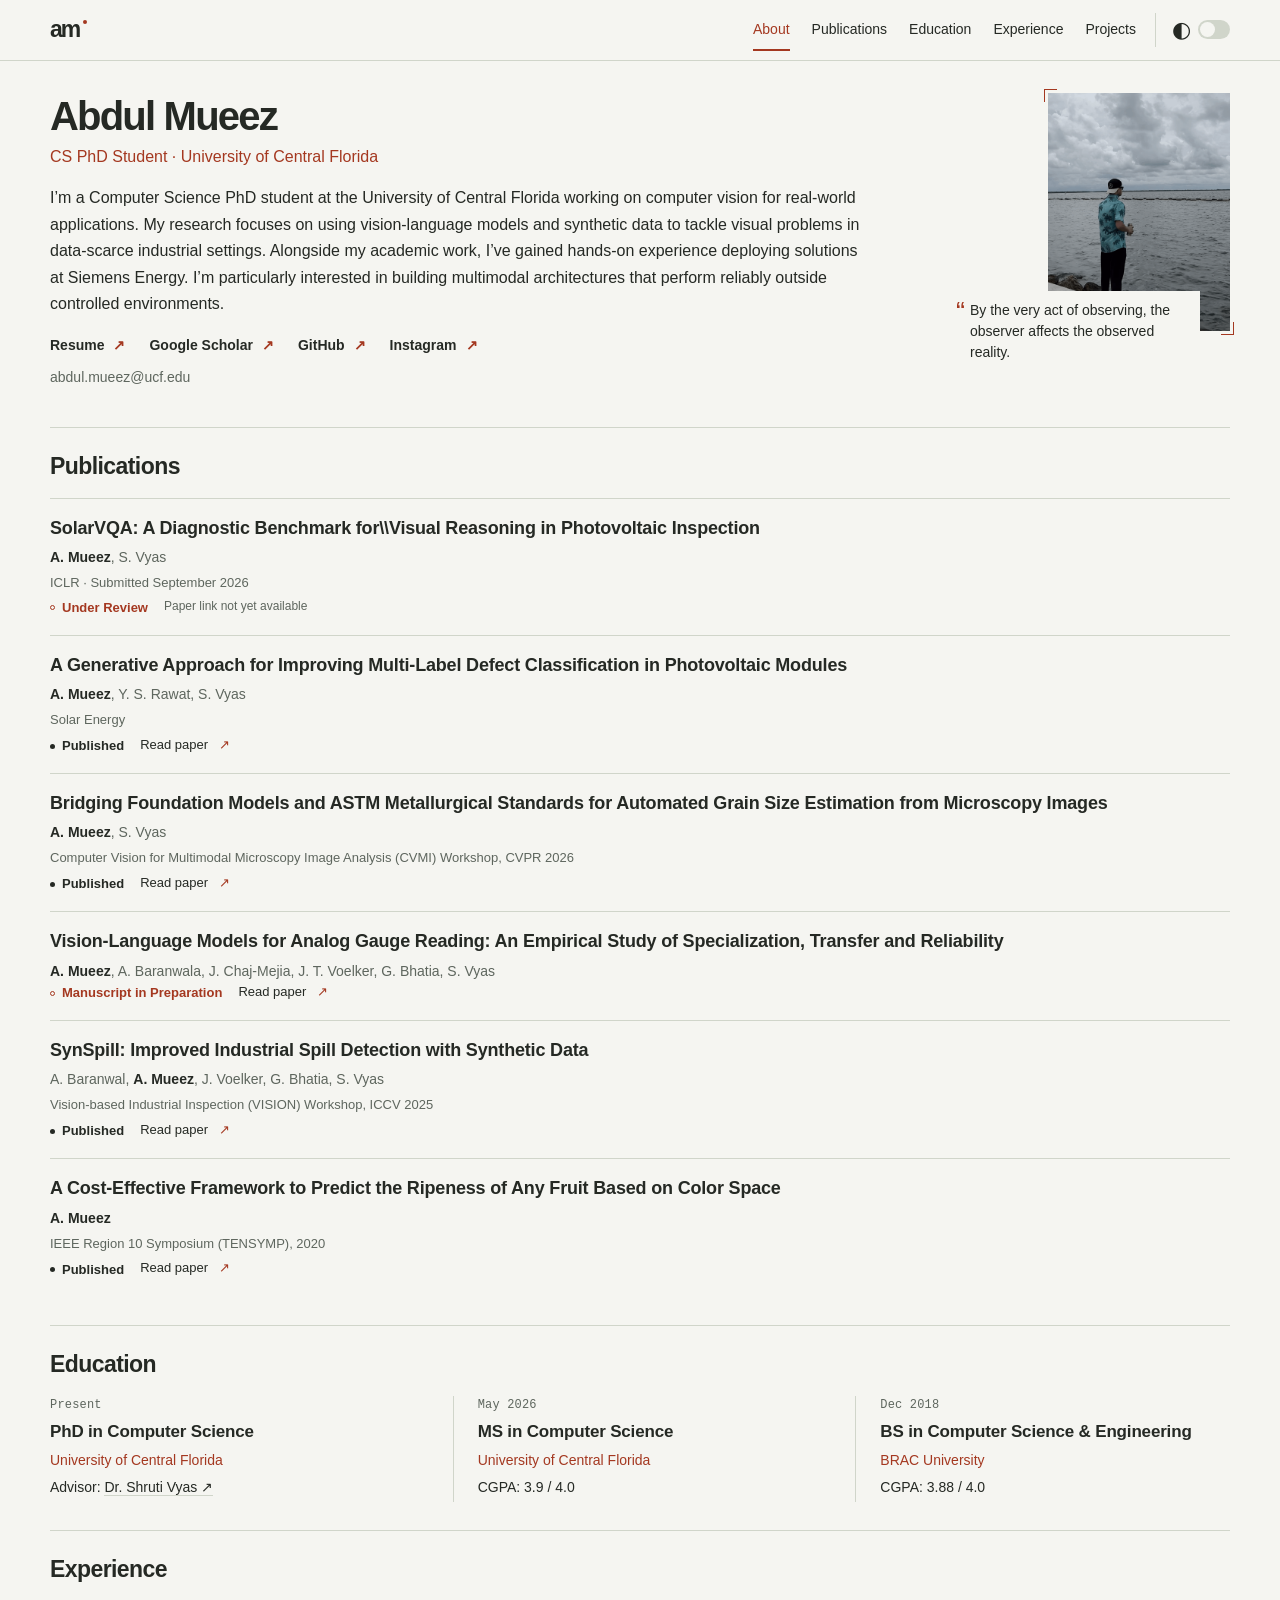
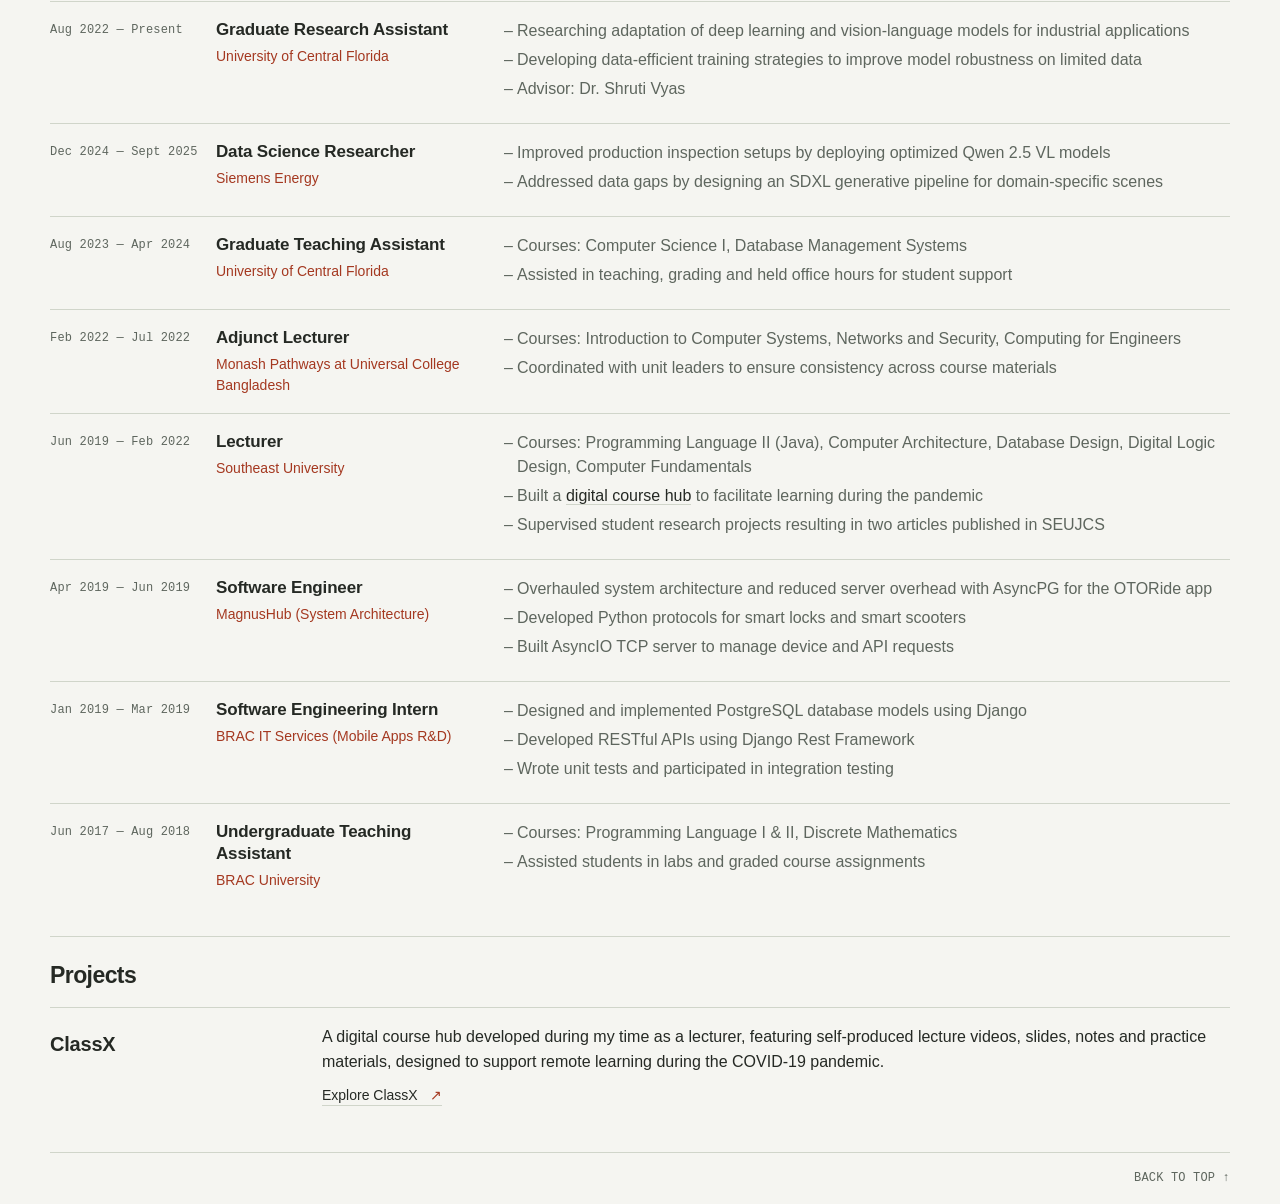
<file: index.html>
<!DOCTYPE html>
<html lang="en">
<head>
  <meta charset="utf-8">
  <meta name="viewport" content="width=device-width, initial-scale=1">
  <title>Abdul Mueez — Research &amp; Observation</title>
  <meta name="description" content="Computer Science PhD student at the University of Central Florida. Research in computer vision, vision-language models, and synthetic data for real-world applications.">
  <link rel="icon" href="favicon.svg">
  <link rel="stylesheet" href="site.css">
  <script src="site.js" defer></script>
</head>
<body>
  <a class="skip-link" href="#main">Skip to content</a>

  <header class="site-header">
    <a class="wordmark" href="#top" aria-label="Abdul Mueez, home">a<span>m</span><i aria-hidden="true"></i></a>

    <nav aria-label="Main navigation">
      <a href="#about" aria-current="location">About</a>
      <a href="#publications">Publications</a>
      <a href="#education">Education</a>
      <a href="#experience">Experience</a>
      <a href="#projects">Projects</a>
    </nav>

    <div class="theme-control">
      <span class="theme-symbol" aria-hidden="true">◐</span>
      <button class="theme-switch" type="button" role="switch" aria-checked="false" aria-label="Dark mode" data-unchecked>
        <span data-slot="switch-thumb" data-unchecked></span>
      </button>
    </div>
  </header>

  <main id="main">
    <!-- ========================================================
         ABOUT / BIO
         All portfolio information lives in this HTML file.
         Edit text, links, education, experience, publications,
         and projects directly here. site.js contains behavior only.
         ======================================================== -->
    <section class="overview" id="about" aria-labelledby="name">
      <div class="profile-summary" id="top">
        <h1 id="name">Abdul Mueez</h1>
        <p class="tagline">CS PhD Student · University of Central Florida</p>
        <p class="bio">I’m a Computer Science PhD student at the University of Central Florida working on computer vision for real-world applications. My research focuses on using vision-language models and synthetic data to tackle visual problems in data-scarce industrial settings. Alongside my academic work, I’ve gained hands-on experience deploying solutions at Siemens Energy. I’m particularly interested in building multimodal architectures that perform reliably outside controlled environments.</p>

        <div class="profile-links">
          <a href="https://drive.google.com/file/d/1GSHrQUAGy-rqQCOsKmsm3IgJxREyrs8s/view?usp=sharing" target="_blank" rel="noopener noreferrer">Resume<span aria-hidden="true">↗</span></a>
          <a href="https://scholar.google.com/citations?user=MsNFtS4AAAAJ&amp;hl=en" target="_blank" rel="noopener noreferrer">Google Scholar<span aria-hidden="true">↗</span></a>
          <a href="https://github.com/mueez-overflow" target="_blank" rel="noopener noreferrer">GitHub<span aria-hidden="true">↗</span></a>
          <a href="https://www.instagram.com/mueez.spam/" target="_blank" rel="noopener noreferrer">Instagram<span aria-hidden="true">↗</span></a>
        </div>

        <div class="profile-emails">
          <a href="mailto:abdul.mueez@ucf.edu">abdul.mueez@ucf.edu</a>
        </div>
      </div>

      <div class="observation">
        <figure class="observer-image">
          <picture>
            <img src="observer-coast.gif" width="480" height="632" fetchpriority="high" alt="A person standing on a rocky shoreline, looking out over the water beneath an overcast sky.">
          </picture>
          <span class="frame-corner tl" aria-hidden="true"></span>
          <span class="frame-corner br" aria-hidden="true"></span>
        </figure>
        <blockquote>By the very act of observing, the observer affects the observed reality.</blockquote>
      </div>
    </section>

    <!-- PUBLICATIONS -->
    <section class="publications" id="publications" aria-labelledby="publications-heading">
      <div class="section-heading">
        <h2 id="publications-heading">Publications</h2>
      </div>

      <div class="publication-list">
        <article class="publication">
          <div class="publication-body">
            <h3>SolarVQA: A Diagnostic Benchmark for\\Visual Reasoning in Photovoltaic Inspection</h3>
            <p class="authors"><strong>A. Mueez</strong>, S. Vyas</p>
            <div class="publication-meta">
              <p>ICLR · Submitted September 2026</p>
              <div class="publication-actions">
                <span class="status under-review"><i aria-hidden="true"></i>Under Review</span>
                <span class="paper-unavailable">Paper link not yet available</span>
              </div>
            </div>
          </div>
        </article>

        <article class="publication">
          <div class="publication-body">
            <h3>A Generative Approach for Improving Multi-Label Defect Classification in Photovoltaic Modules</h3>
            <p class="authors"><strong>A. Mueez</strong>, Y. S. Rawat, S. Vyas</p>
            <div class="publication-meta">
              <p>Solar Energy</p>
              <div class="publication-actions">
                <span class="status"><i aria-hidden="true"></i>Published</span>
                <a class="paper-link" href="https://www.sciencedirect.com/science/article/pii/S0038092X26006328" target="_blank" rel="noopener noreferrer">Read paper<span class="sr-only">: A Generative Approach for Improving Multi-Label Defect Classification in Photovoltaic Modules</span> <span aria-hidden="true">↗</span></a>
              </div>
            </div>
          </div>
        </article>

        <article class="publication">
          <div class="publication-body">
            <h3>Bridging Foundation Models and ASTM Metallurgical Standards for Automated Grain Size Estimation from Microscopy Images</h3>
            <p class="authors"><strong>A. Mueez</strong>, S. Vyas</p>
            <div class="publication-meta">
              <p>Computer Vision for Multimodal Microscopy Image Analysis (CVMI) Workshop, CVPR 2026</p>
              <div class="publication-actions">
                <span class="status"><i aria-hidden="true"></i>Published</span>
                <a class="paper-link" href="https://openaccess.thecvf.com/content/CVPR2026W/CVMI/papers/Mueez_Bridging_Foundation_Models_and_ASTM_Metallurgical_Standards_for_Automated_Grain_CVPRW_2026_paper.pdf" target="_blank" rel="noopener noreferrer">Read paper<span class="sr-only">: Bridging Foundation Models and ASTM Metallurgical Standards for Automated Grain Size Estimation from Microscopy Images</span> <span aria-hidden="true">↗</span></a>
              </div>
            </div>
          </div>
        </article>

        <article class="publication">
          <div class="publication-body">
            <h3>Vision-Language Models for Analog Gauge Reading: An Empirical Study of Specialization, Transfer and Reliability</h3>
            <p class="authors"><strong>A. Mueez</strong>, A. Baranwala, J. Chaj-Mejia, J. T. Voelker, G. Bhatia, S. Vyas</p>
            <!-- <div class="publication-meta">
              <p>Engineering Applications of Artificial Intelligence (EAAI) · Submitted March 2026</p> -->
              <div class="publication-actions">
                <span class="status under-review"><i aria-hidden="true"></i>Manuscript in Preparation</span>
                <a class="paper-link" href="https://arxiv.org/pdf/2608.17723" target="_blank" rel="noopener noreferrer">Read paper<span class="sr-only">: Vision-Language Models for Analog Gauge Reading: An Empirical Study of Specialization, Transfer and Reliability</span> <span aria-hidden="true">↗</span></a>
              </div>
            </div>
          </div>
        </article>

        <article class="publication">
          <div class="publication-body">
            <h3>SynSpill: Improved Industrial Spill Detection with Synthetic Data</h3>
            <p class="authors">A. Baranwal, <strong>A. Mueez</strong>, J. Voelker, G. Bhatia, S. Vyas</p>
            <div class="publication-meta">
              <p>Vision-based Industrial Inspection (VISION) Workshop, ICCV 2025</p>
              <div class="publication-actions">
                <span class="status"><i aria-hidden="true"></i>Published</span>
                <a class="paper-link" href="https://openaccess.thecvf.com/content/ICCV2025W/VISION'25/papers/Baranwal_SynSpill_Improved_Industrial_Spill_Detection_With_Synthetic_Data_ICCVW_2025_paper.pdf" target="_blank" rel="noopener noreferrer">Read paper<span class="sr-only">: SynSpill: Improved Industrial Spill Detection with Synthetic Data</span> <span aria-hidden="true">↗</span></a>
              </div>
            </div>
          </div>
        </article>

        <article class="publication">
          <div class="publication-body">
            <h3>A Cost-Effective Framework to Predict the Ripeness of Any Fruit Based on Color Space</h3>
            <p class="authors"><strong>A. Mueez</strong></p>
            <div class="publication-meta">
              <p>IEEE Region 10 Symposium (TENSYMP), 2020</p>
              <div class="publication-actions">
                <span class="status"><i aria-hidden="true"></i>Published</span>
                <a class="paper-link" href="https://ieeexplore.ieee.org/abstract/document/9231002" target="_blank" rel="noopener noreferrer">Read paper<span class="sr-only">: A Cost-Effective Framework to Predict the Ripeness of Any Fruit Based on Color Space</span> <span aria-hidden="true">↗</span></a>
              </div>
            </div>
          </div>
        </article>
      </div>
    </section>

    <!-- EDUCATION -->
    <section class="education" id="education" aria-labelledby="education-heading">
      <div class="section-heading">
        <h2 id="education-heading">Education</h2>
      </div>

      <div class="education-list">
        <article>
          <div class="degree-date mono"><span>Present</span></div>
          <h3>PhD in Computer Science</h3>
          <p class="institution">University of Central Florida</p>
          <p>Advisor: <a href="https://vyas-lab.github.io/" target="_blank" rel="noopener noreferrer">Dr. Shruti Vyas <span aria-hidden="true">↗</span></a></p>
        </article>

        <article>
          <div class="degree-date mono"><span>May 2026</span></div>
          <h3>MS in Computer Science</h3>
          <p class="institution">University of Central Florida</p>
          <p>CGPA: 3.9 / 4.0</p>
        </article>

        <article>
          <div class="degree-date mono"><span>Dec 2018</span></div>
          <h3>BS in Computer Science &amp; Engineering</h3>
          <p class="institution">BRAC University</p>
          <p>CGPA: 3.88 / 4.0</p>
        </article>
      </div>
    </section>

    <!-- EXPERIENCE -->
    <section class="experience content-section" id="experience" aria-labelledby="experience-heading">
      <div>
        <div class="experience-heading">
          <h2 id="experience-heading">Experience</h2>
        </div>

        <div class="experience-list">
          <article>
            <div class="experience-date mono">Aug 2022 — Present</div>
            <div class="experience-detail">
              <h3>Graduate Research Assistant</h3>
              <p class="organization">University of Central Florida</p>
              <ul>
                <li>Researching adaptation of deep learning and vision-language models for industrial applications</li>
                <li>Developing data-efficient training strategies to improve model robustness on limited data</li>
                <li>Advisor: Dr. Shruti Vyas</li>
              </ul>
            </div>
            <span aria-hidden="true" class="experience-index mono">01</span>
          </article>

          <article>
            <div class="experience-date mono">Dec 2024 — Sept 2025</div>
            <div class="experience-detail">
              <h3>Data Science Researcher</h3>
              <p class="organization">Siemens Energy</p>
              <ul>
                <li>Improved production inspection setups by deploying optimized Qwen 2.5 VL models</li>
                <li>Addressed data gaps by designing an SDXL generative pipeline for domain-specific scenes</li>
              </ul>
            </div>
            <span aria-hidden="true" class="experience-index mono">02</span>
          </article>

          <article>
            <div class="experience-date mono">Aug 2023 — Apr 2024</div>
            <div class="experience-detail">
              <h3>Graduate Teaching Assistant</h3>
              <p class="organization">University of Central Florida</p>
              <ul>
                <li>Courses: Computer Science I, Database Management Systems</li>
                <li>Assisted in teaching, grading and held office hours for student support</li>
              </ul>
            </div>
            <span aria-hidden="true" class="experience-index mono">03</span>
          </article>

          <article>
            <div class="experience-date mono">Feb 2022 — Jul 2022</div>
            <div class="experience-detail">
              <h3>Adjunct Lecturer</h3>
              <p class="organization">Monash Pathways at Universal College Bangladesh</p>
              <ul>
                <li>Courses: Introduction to Computer Systems, Networks and Security, Computing for Engineers</li>
                <li>Coordinated with unit leaders to ensure consistency across course materials</li>
              </ul>
            </div>
            <span aria-hidden="true" class="experience-index mono">04</span>
          </article>

          <article>
            <div class="experience-date mono">Jun 2019 — Feb 2022</div>
            <div class="experience-detail">
              <h3>Lecturer</h3>
              <p class="organization">Southeast University</p>
              <ul>
                <li>Courses: Programming Language II (Java), Computer Architecture, Database Design, Digital Logic Design, Computer Fundamentals</li>
                <li>Built a <a class="inline-course-link" href="https://sites.google.com/view/abdulmueez/classx" target="_blank" rel="noopener noreferrer">digital course hub</a> to facilitate learning during the pandemic</li>
                <li>Supervised student research projects resulting in two articles published in SEUJCS</li>
              </ul>
            </div>
            <span aria-hidden="true" class="experience-index mono">05</span>
          </article>

          <article>
            <div class="experience-date mono">Apr 2019 — Jun 2019</div>
            <div class="experience-detail">
              <h3>Software Engineer</h3>
              <p class="organization">MagnusHub (System Architecture)</p>
              <ul>
                <li>Overhauled system architecture and reduced server overhead with AsyncPG for the OTORide app</li>
                <li>Developed Python protocols for smart locks and smart scooters</li>
                <li>Built AsyncIO TCP server to manage device and API requests</li>
              </ul>
            </div>
            <span aria-hidden="true" class="experience-index mono">06</span>
          </article>

          <article>
            <div class="experience-date mono">Jan 2019 — Mar 2019</div>
            <div class="experience-detail">
              <h3>Software Engineering Intern</h3>
              <p class="organization">BRAC IT Services (Mobile Apps R&amp;D)</p>
              <ul>
                <li>Designed and implemented PostgreSQL database models using Django</li>
                <li>Developed RESTful APIs using Django Rest Framework</li>
                <li>Wrote unit tests and participated in integration testing</li>
              </ul>
            </div>
            <span aria-hidden="true" class="experience-index mono">07</span>
          </article>

          <article>
            <div class="experience-date mono">Jun 2017 — Aug 2018</div>
            <div class="experience-detail">
              <h3>Undergraduate Teaching Assistant</h3>
              <p class="organization">BRAC University</p>
              <ul>
                <li>Courses: Programming Language I &amp; II, Discrete Mathematics</li>
                <li>Assisted students in labs and graded course assignments</li>
              </ul>
            </div>
            <span aria-hidden="true" class="experience-index mono">08</span>
          </article>
        </div>
      </div>
    </section>

    <!-- PROJECTS -->
    <section class="projects" id="projects" aria-labelledby="projects-heading">
      <div class="section-heading">
        <h2 id="projects-heading">Projects</h2>
      </div>

      <div class="projects-list">
        <article>
          <div class="project-title">
            <h3>ClassX</h3>
          </div>
          <div class="project-description">
            <p>A digital course hub developed during my time as a lecturer, featuring self-produced lecture videos, slides, notes and practice materials, designed to support remote learning during the COVID-19 pandemic.</p>
            <a class="text-link" href="https://mueez-overflow.github.io/classx/" target="_blank" rel="noopener noreferrer">Explore ClassX <span aria-hidden="true">↗</span></a>
          </div>
        </article>
      </div>
    </section>

    <footer class="site-footer">
      <a class="back-top mono" href="#top">BACK TO TOP ↑</a>
    </footer>
  </main>
</body>
</html>
</file>
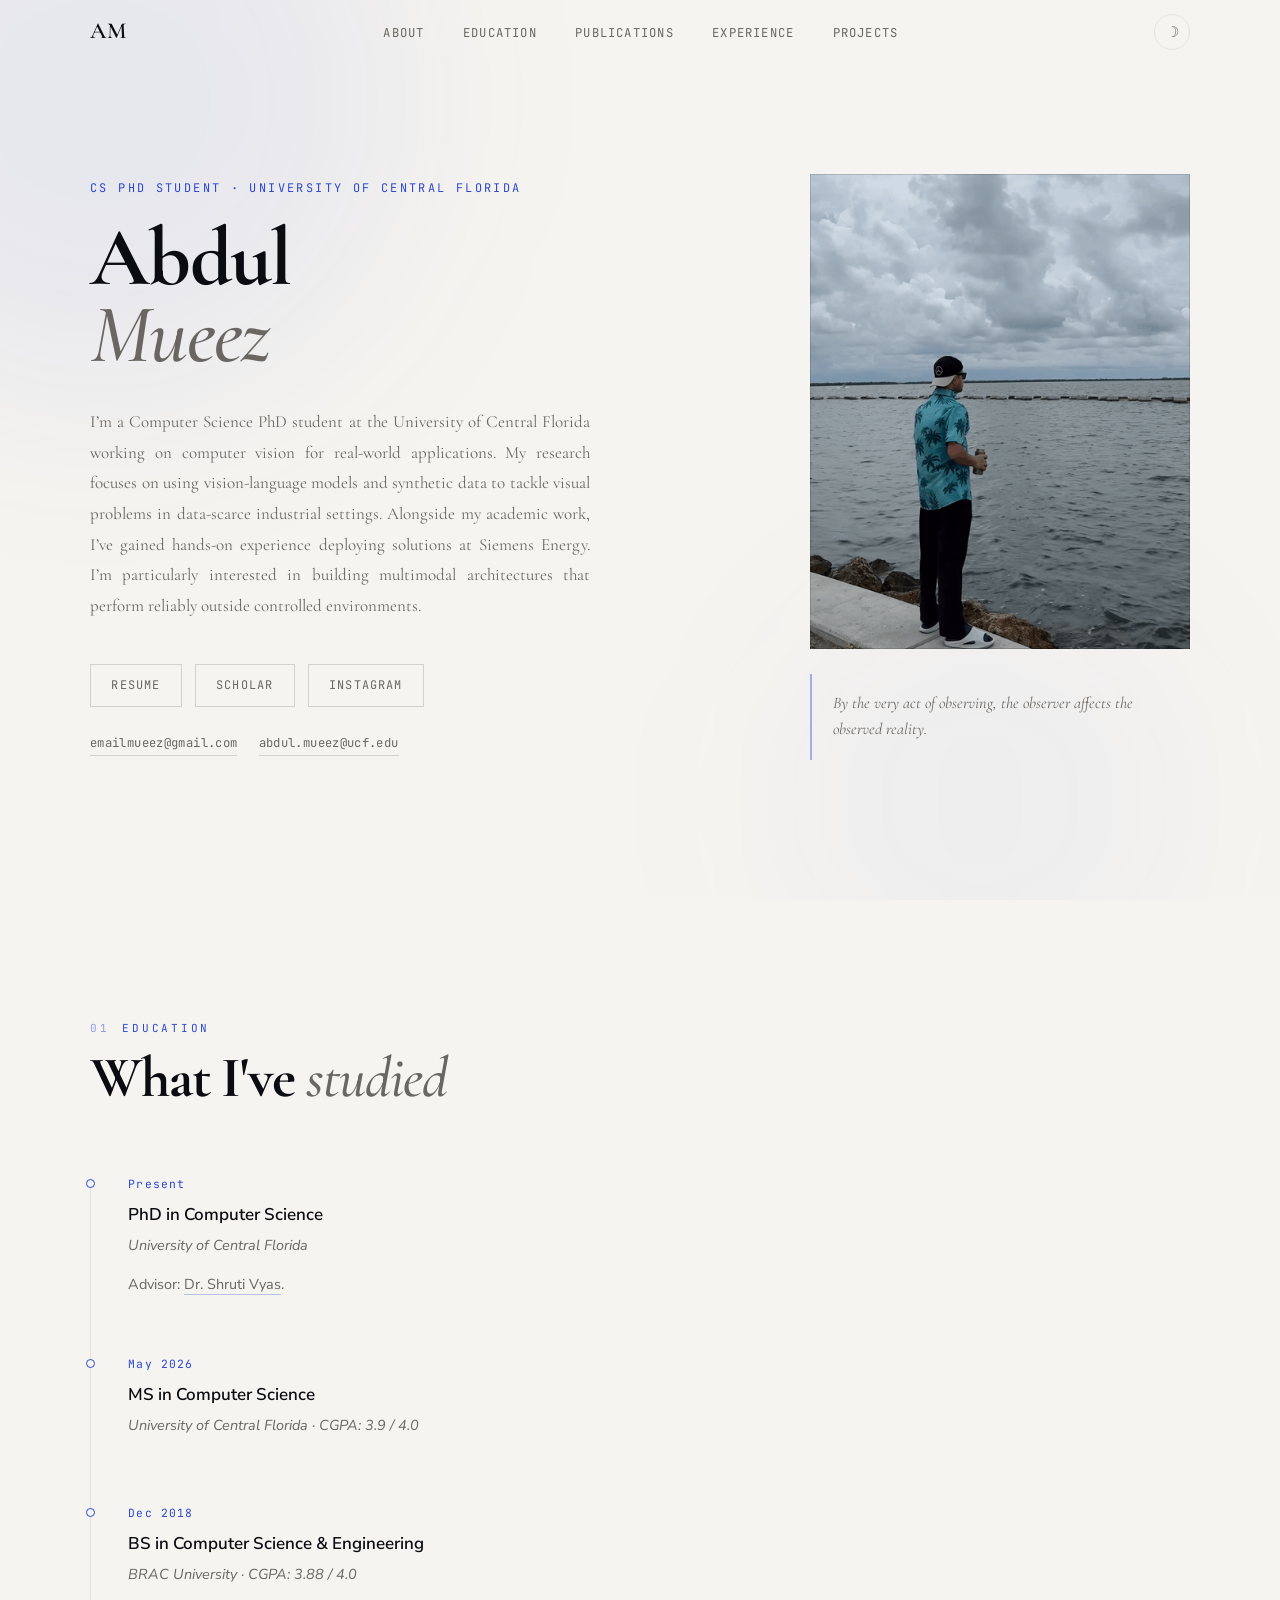
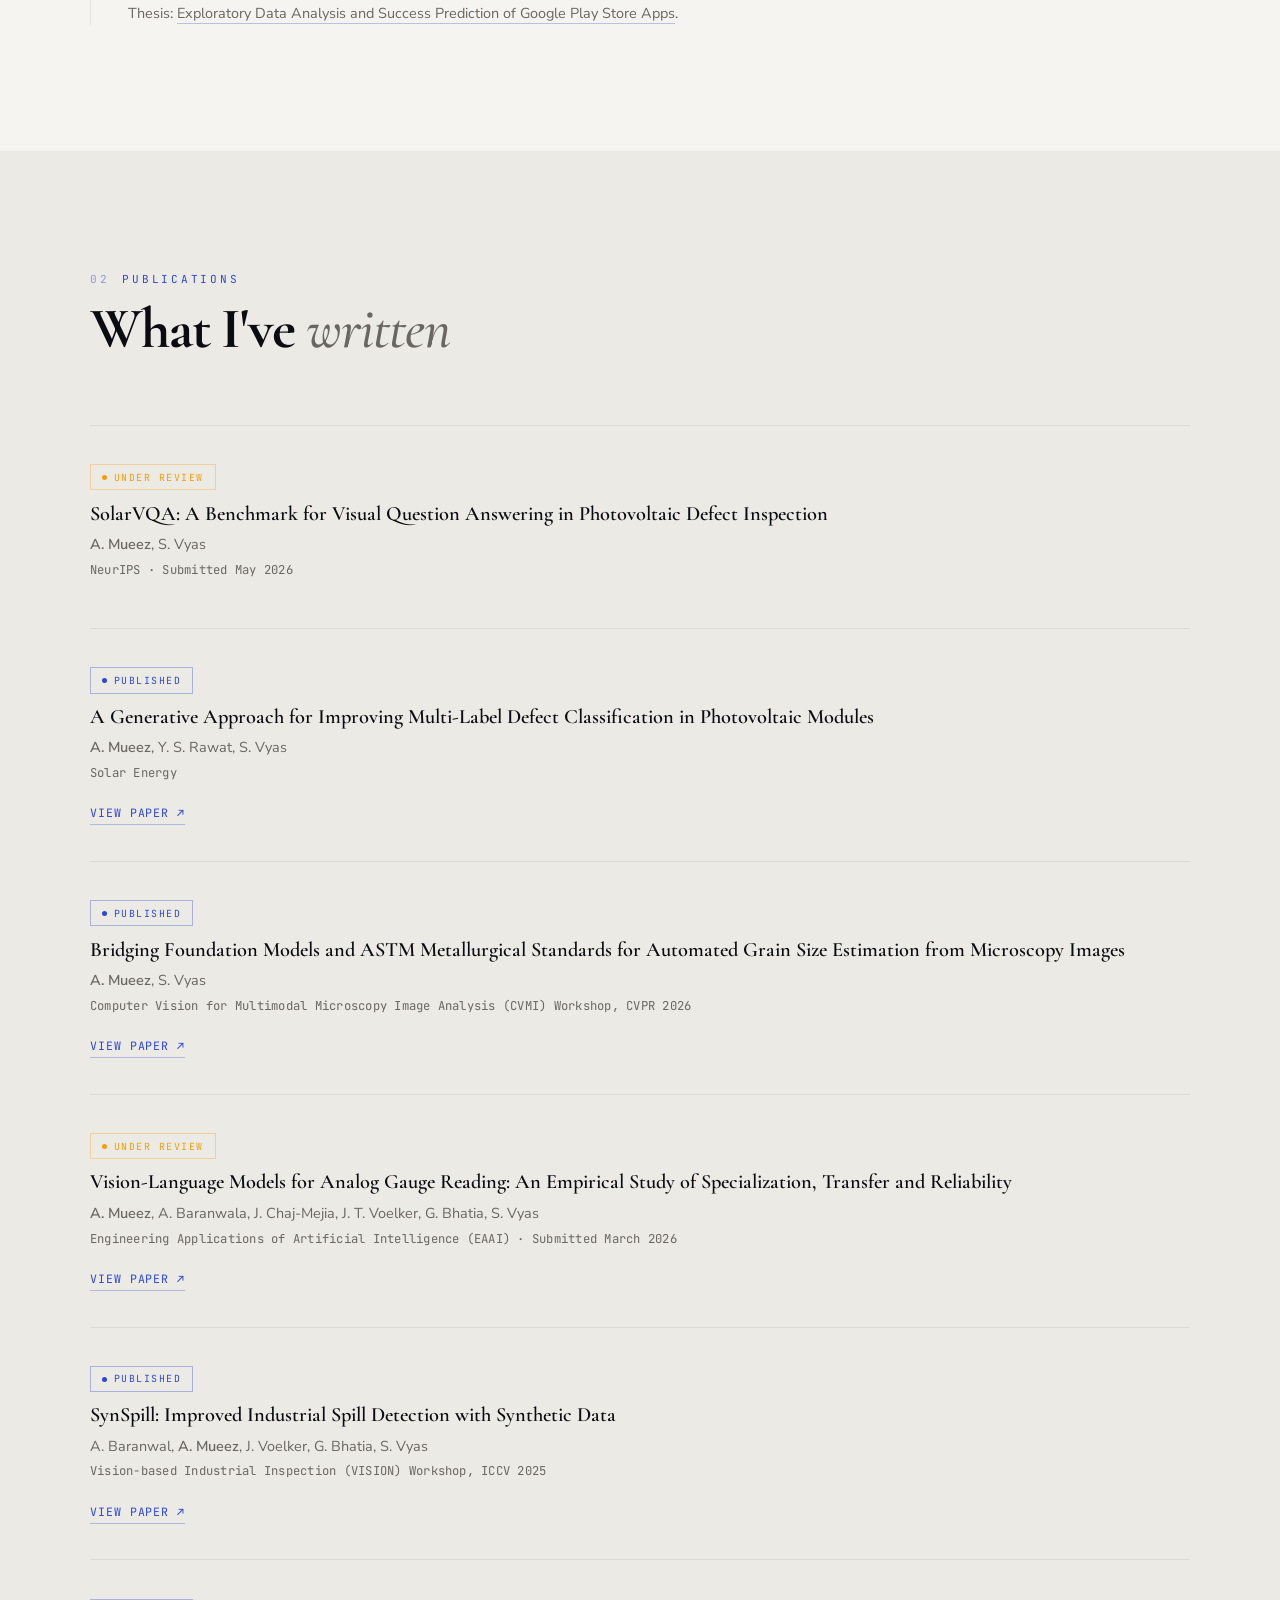
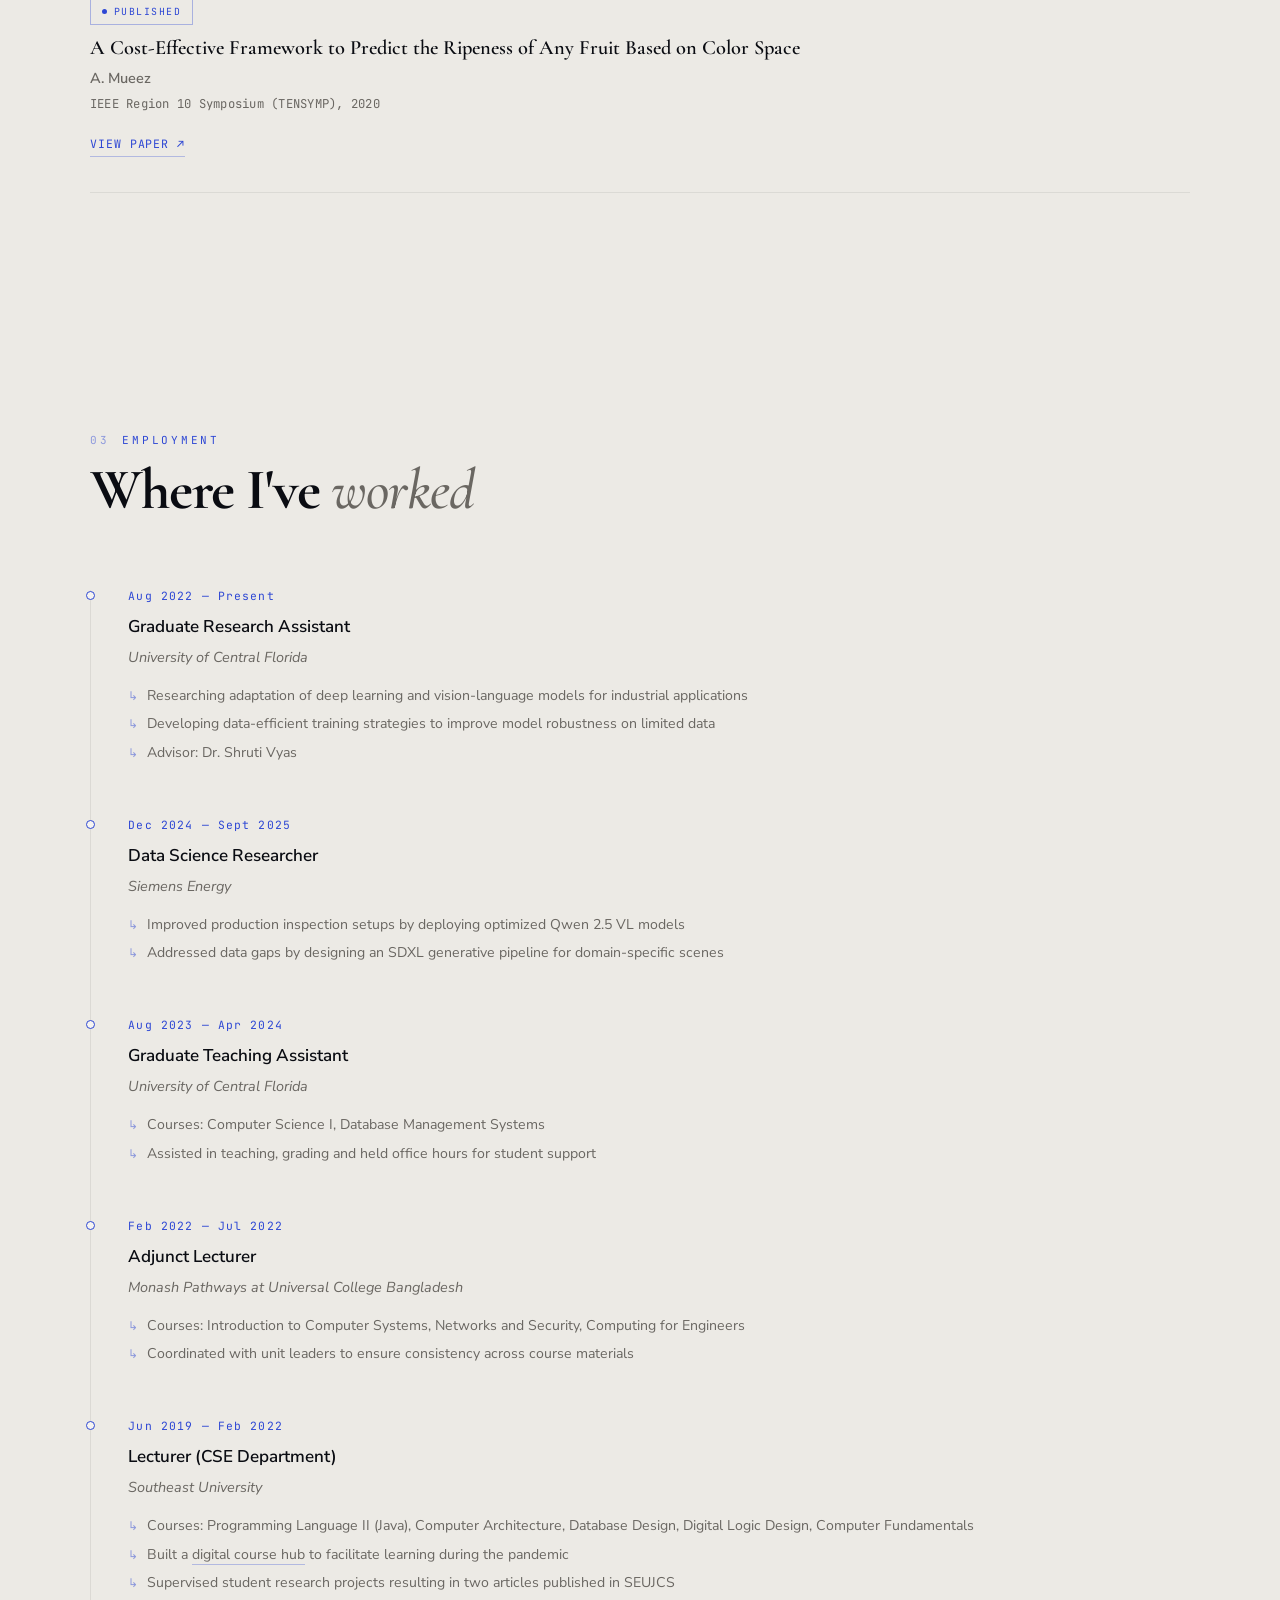
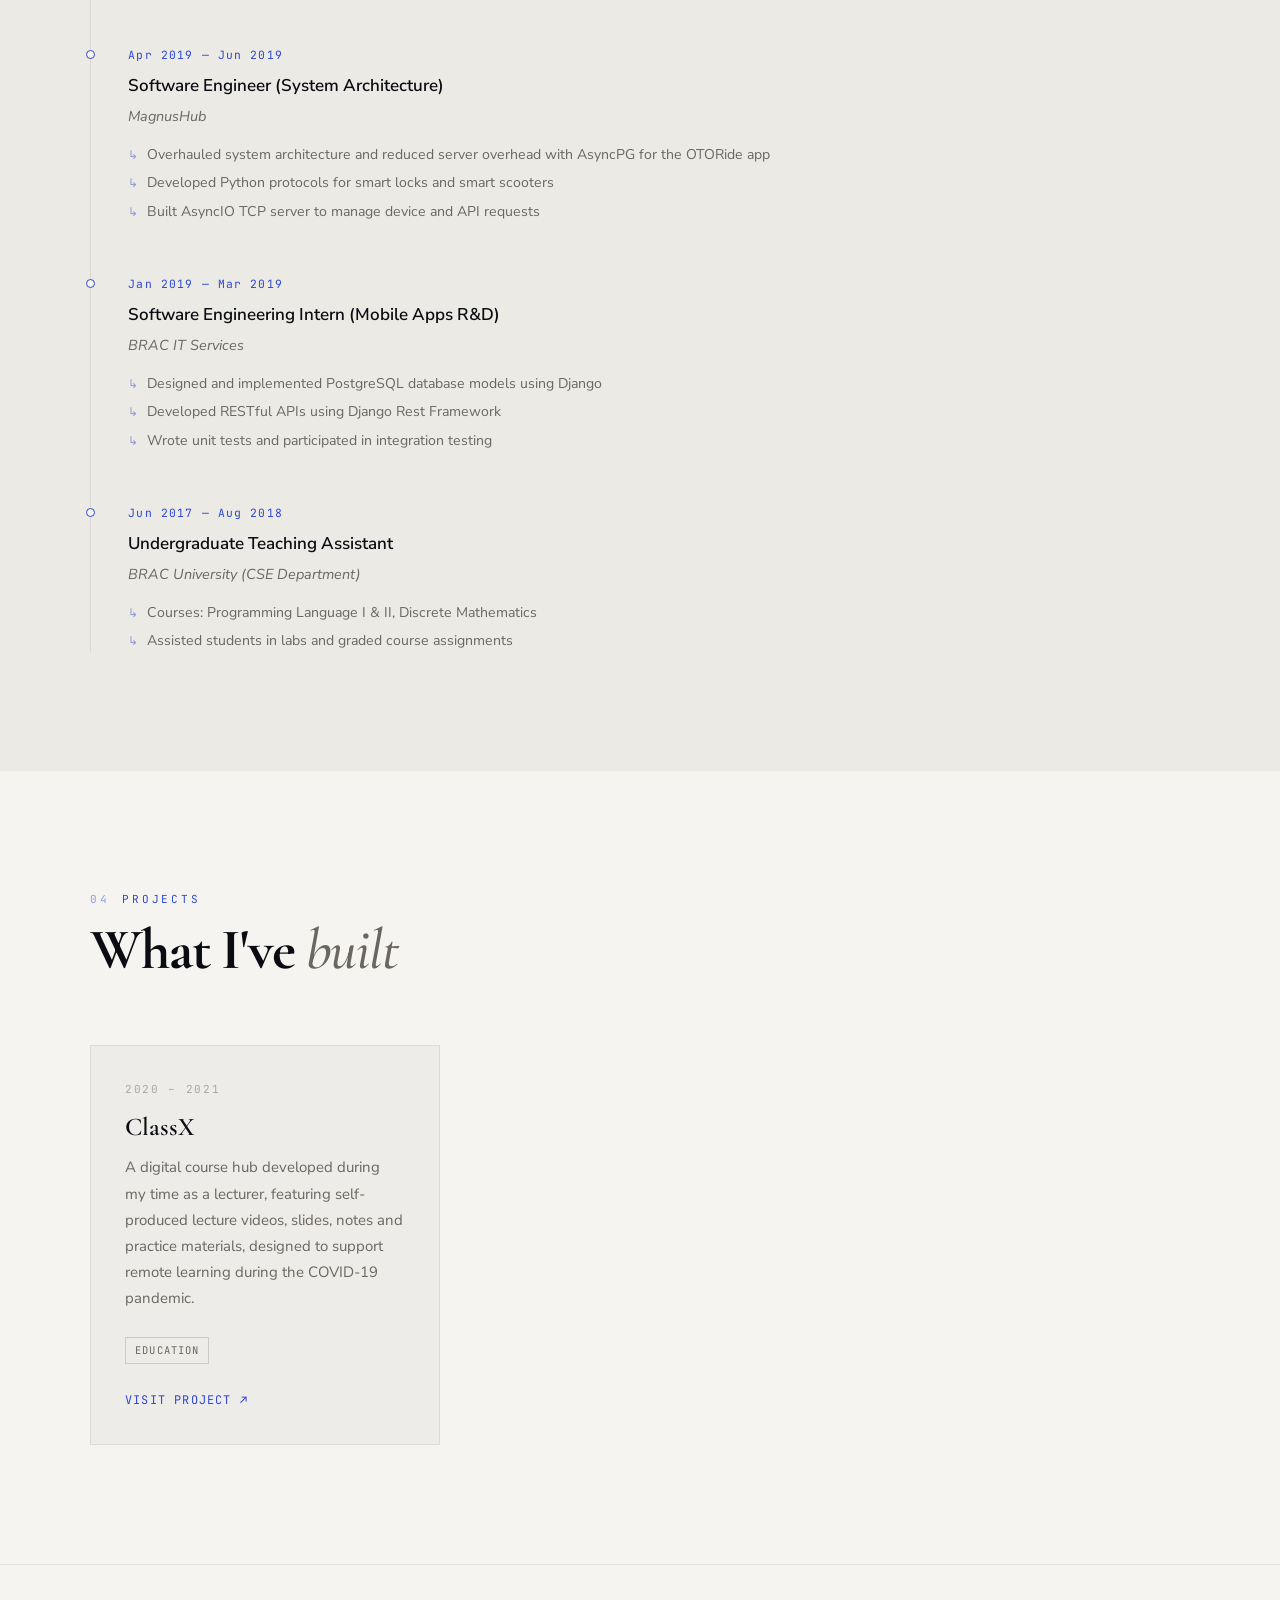
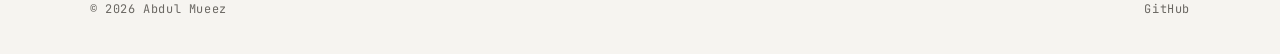
<file: backup/index.html>
<!DOCTYPE html>
<html lang="en">
<head>
  <meta charset="UTF-8">
  <meta name="viewport" content="width=device-width, initial-scale=1.0">
  <title>Abdul Mueez</title>
  <link rel="icon" type="image/x-icon" href="icon.ico">
  <link rel="preconnect" href="https://fonts.googleapis.com">
  <link href="https://fonts.googleapis.com/css2?family=Cormorant+Garamond:ital,wght@0,500;0,600;0,700;1,400;1,500;1,700&family=Nunito+Sans:ital,wght@0,300;0,400;0,500;0,600;1,400&family=JetBrains+Mono:wght@400;500&display=swap" rel="stylesheet">

<style>
/* ═══════════════════════════════════════════
   DESIGN TOKENS
═══════════════════════════════════════════ */
:root {
  --font-display: 'Cormorant Garamond', serif;
  --font-body:    'Nunito Sans', sans-serif;
  --font-mono:    'JetBrains Mono', monospace;

  --ease:         cubic-bezier(0.25, 0.46, 0.45, 0.94);
  --ease-spring:  cubic-bezier(0.34, 1.56, 0.64, 1);
  --dur:          0.38s;
}

[data-theme="dark"] {
  --bg:          #07090f;
  --bg-alt:      #0c0f1a;
  --surface:     #111522;
  --border:      rgba(255,255,255,0.07);
  --border-mid:  rgba(255,255,255,0.12);
  --text:        #e8e4dd;
  --text-muted:  #7a7871;
  --text-faint:  rgba(232,228,221,0.35);
  --nav-bg:      rgba(7,9,15,0.88);
  --accent:      #5b77ff;
  --accent-rgb:  91,119,255;
  --accent-dim:  rgba(91,119,255,0.12);
  --accent2:     #ff7849;
  --card-bg:     #0f1321;
  --card-hover:  #141828;
  --shadow:      rgba(0,0,0,0.5);
}

[data-theme="light"] {
  --bg:          #f6f4f0;
  --bg-alt:      #eceae5;
  --surface:     #e6e3dc;
  --border:      rgba(0,0,0,0.07);
  --border-mid:  rgba(0,0,0,0.14);
  --text:        #0a0c12;
  --text-muted:  #6a6762;
  --text-faint:  rgba(10,12,18,0.3);
  --nav-bg:      rgba(246,244,240,0.9);
  --accent:      #2d47d4;
  --accent-rgb:  45,71,212;
  --accent-dim:  rgba(45,71,212,0.08);
  --accent2:     #d45022;
  --card-bg:     #eeece8;
  --card-hover:  #e8e5e0;
  --shadow:      rgba(0,0,0,0.10);
}

/* ═══════════════════════════════════════════
   RESET & BASE
═══════════════════════════════════════════ */
*, *::before, *::after { box-sizing: border-box; margin: 0; padding: 0; }
html { scroll-behavior: smooth; font-size: 17px; }

body {
  background: var(--bg);
  color: var(--text);
  font-family: var(--font-body);
  font-weight: 400;
  line-height: 1.75;
  overflow-x: hidden;
  transition: background var(--dur) var(--ease), color var(--dur) var(--ease);
}

img { display: block; max-width: 100%; }
a  { color: inherit; text-decoration: none; }
strong { font-weight: 600; }

/* ═══════════════════════════════════════════
   NAVIGATION
═══════════════════════════════════════════ */
.nav {
  position: fixed; top: 0; left: 0; right: 0; z-index: 200;
  display: flex; align-items: center; justify-content: space-between;
  padding: 0 max(3rem, calc((100% - 1100px) / 2)); height: 64px;
  border-bottom: 1px solid transparent;
  transition: background var(--dur) var(--ease),
              border-color var(--dur) var(--ease),
              backdrop-filter var(--dur) var(--ease);
}
.nav.is-scrolled {
  background: var(--nav-bg);
  backdrop-filter: blur(18px) saturate(180%);
  -webkit-backdrop-filter: blur(18px) saturate(180%);
  border-color: var(--border);
}

.nav-logo {
  font-family: var(--font-display);
  font-size: 1.35rem;
  font-weight: 600;
  letter-spacing: 0.04em;
  color: var(--text);
  transition: opacity 0.2s;
}
.nav-logo:hover { opacity: 0.7; }

.nav-links {
  display: flex; gap: 2.25rem; list-style: none;
}
.nav-links a {
  font-family: var(--font-mono);
  font-size: 0.72rem;
  letter-spacing: 0.1em;
  text-transform: uppercase;
  color: var(--text-muted);
  position: relative;
  padding-bottom: 2px;
  transition: color 0.2s;
}
.nav-links a::after {
  content: '';
  position: absolute; bottom: -2px; left: 0;
  width: 0; height: 1px;
  background: var(--accent);
  transition: width 0.3s var(--ease);
}
.nav-links a:hover { color: var(--text); }
.nav-links a:hover::after { width: 100%; }

.nav-actions {
  display: flex; align-items: center; gap: 0.75rem;
}

.icon-btn {
  background: none;
  border: 1px solid var(--border);
  color: var(--text-muted);
  cursor: pointer;
  width: 36px; height: 36px;
  border-radius: 50%;
  display: flex; align-items: center; justify-content: center;
  font-size: 0.9rem;
  transition: border-color 0.2s, color 0.2s, transform 0.2s var(--ease-spring);
}
.icon-btn:hover {
  border-color: var(--accent);
  color: var(--accent);
  transform: scale(1.08);
}

/* Hamburger */
.hamburger { display: none; flex-direction: column; gap: 5px; cursor: pointer; padding: 6px; }
.hamburger span {
  display: block; width: 22px; height: 1.5px;
  background: var(--text-muted);
  transition: all 0.3s var(--ease);
  transform-origin: center;
}
.hamburger.is-open span:nth-child(1) { transform: translateY(6.5px) rotate(45deg); }
.hamburger.is-open span:nth-child(2) { opacity: 0; transform: scaleX(0); }
.hamburger.is-open span:nth-child(3) { transform: translateY(-6.5px) rotate(-45deg); }

/* Mobile menu overlay */
.mobile-menu {
  position: fixed; inset: 0; z-index: 190;
  background: var(--bg);
  display: flex; flex-direction: column;
  align-items: center; justify-content: center; gap: 1rem;
  opacity: 0; pointer-events: none;
  transition: opacity 0.4s var(--ease);
}
.mobile-menu.is-open { opacity: 1; pointer-events: all; }
.mobile-menu a {
  font-family: var(--font-display);
  font-size: clamp(2rem, 8vw, 3rem);
  font-weight: 600;
  color: var(--text-muted);
  transition: color 0.2s;
}
.mobile-menu a:hover { color: var(--accent); }

/* ═══════════════════════════════════════════
   HERO
═══════════════════════════════════════════ */
.hero {
  min-height: 100vh;
  display: grid;
  grid-template-columns: 1fr 380px;
  gap: 4rem;
  align-items: center;
  padding: 8rem max(3rem, calc((100% - 1100px) / 2)) 6rem;
  position: relative;
  overflow: hidden;
}

/* Ambient background orbs */
.hero-orb {
  position: absolute;
  border-radius: 50%;
  pointer-events: none;
  filter: blur(100px);
}
.hero-orb-1 {
  width: 600px; height: 600px;
  background: rgba(var(--accent-rgb), 0.07);
  top: -200px; left: -200px;
  animation: drift 18s ease-in-out infinite alternate;
}
.hero-orb-2 {
  width: 400px; height: 400px;
  background: rgba(var(--accent-rgb), 0.04);
  bottom: -100px; right: 100px;
  animation: drift 24s ease-in-out infinite alternate-reverse;
}

@keyframes drift {
  from { transform: translate(0, 0) scale(1); }
  to   { transform: translate(60px, 40px) scale(1.1); }
}

.hero-content { position: relative; z-index: 2; }

.hero-eyebrow {
  font-family: var(--font-mono);
  font-size: 0.7rem;
  letter-spacing: 0.2em;
  text-transform: uppercase;
  color: var(--accent);
  margin-bottom: 1.25rem;
  opacity: 0;
  animation: fade-up 0.7s 0.1s var(--ease) forwards;
}

.hero-name {
  font-family: var(--font-display);
  font-size: clamp(3.5rem, 6.5vw, 6.5rem);
  font-weight: 700;
  line-height: 0.92;
  letter-spacing: -0.02em;
  margin-bottom: 2rem;
  opacity: 0;
  animation: fade-up 0.8s 0.25s var(--ease) forwards;
}
.hero-name em {
  font-style: italic;
  font-weight: 500;
  color: var(--text-muted);
}

.hero-bio {
  font-family: var(--font-display);
  /* font-family: 'Montserrat', sans-serif; font-size: 0.95rem; */
  font-size: 1rem;
  color: var(--text-muted);
  max-width: 500px;
  line-height: 1.8;
  margin-bottom: 2.5rem;

  text-align: justify;
  hyphens: auto;

  opacity: 0;
  animation: fade-up 0.8s 0.4s var(--ease) forwards;
}

/* Hero link buttons */
.hero-links {
  display: flex;
  flex-wrap: wrap;
  gap: 0.75rem;
  margin-bottom: 1.5rem;
  opacity: 0;
  animation: fade-up 0.8s 0.55s var(--ease) forwards;
}

.btn {
  display: inline-flex; align-items: center; gap: 0.45rem;
  font-family: var(--font-mono);
  font-size: 0.7rem;
  letter-spacing: 0.1em;
  text-transform: uppercase;
  padding: 0.6rem 1.2rem;
  border: 1px solid var(--border-mid);
  color: var(--text-muted);
  position: relative; overflow: hidden;
  transition: color 0.25s, border-color 0.25s;
  white-space: nowrap;
}
.btn::before {
  content: '';
  position: absolute; inset: 0;
  background: var(--accent);
  transform: translateX(-102%);
  transition: transform 0.3s var(--ease);
  z-index: -1;
}
.btn:hover { color: #fff; border-color: var(--accent); }
.btn:hover::before { transform: translateX(0); }

/* btn-primary background styles removed to only highlight on hover */
.btn-primary { }
.btn-primary::before { }

/* Email row */
.hero-emails {
  display: flex;
  flex-wrap: wrap;
  gap: 1.25rem;
  opacity: 0;
  animation: fade-up 0.8s 0.65s var(--ease) forwards;
}
.hero-email-link {
  font-family: var(--font-mono);
  font-size: 0.72rem;
  color: var(--text-muted);
  letter-spacing: 0.03em;
  border-bottom: 1px solid var(--border-mid);
  padding-bottom: 1px;
  transition: color 0.2s, border-color 0.2s;
}
.hero-email-link:hover {
  color: var(--accent);
  border-color: var(--accent);
}

/* Hero visual (right side) */
.hero-visual {
  position: relative; z-index: 2;
  opacity: 0;
  animation: fade-in 1s 0.5s var(--ease) forwards;
}
.hero-img-frame {
  position: relative;
  aspect-ratio: 4/5;
  overflow: hidden;
}
.hero-img-frame::before {
  content: '';
  position: absolute; inset: 0;
  border: 1px solid var(--border-mid);
  z-index: 2;
  pointer-events: none;
}
.hero-img-frame::after {
  content: '';
  position: absolute;
  top: 10px; left: 10px; right: -10px; bottom: -10px;
  border: 1px solid rgba(var(--accent-rgb), 0.3);
  z-index: 0;
  transition: all 0.4s var(--ease);
}
.hero-img-frame:hover::after {
  top: 14px; left: 14px; right: -14px; bottom: -14px;
}
.hero-img-frame img {
  position: relative; z-index: 1;
  width: 100%; height: 100%;
  object-fit: cover; object-position: center top;
}
.hero-quote {
  margin-top: 1.5rem;
  padding: 1rem 1.25rem;
  border-left: 2px solid rgba(var(--accent-rgb), 0.4);
  font-family: var(--font-display);
  font-style: italic;
  font-size: 0.95rem;
  color: var(--text-muted);
  line-height: 1.6;
  transition: border-color 0.3s;
}
.hero-quote:hover { border-color: var(--accent); }

/* ═══════════════════════════════════════════
   SECTION SHARED
═══════════════════════════════════════════ */
.section { padding: 7rem max(3rem, calc((100% - 1100px) / 2)); }
.section-alt { background: var(--bg-alt); }

.section-header { margin-bottom: 4rem; }

.section-label {
  font-family: var(--font-mono);
  font-size: 0.65rem;
  letter-spacing: 0.25em;
  text-transform: uppercase;
  color: var(--accent);
  display: flex; align-items: center; gap: 0.75rem;
  margin-bottom: 0.75rem;
}
.section-label::before {
  content: attr(data-num);
  opacity: 0.5;
}

.section-title {
  font-family: var(--font-display);
  font-size: clamp(2.5rem, 4.5vw, 4.5rem);
  font-weight: 700;
  line-height: 0.95;
  letter-spacing: -0.02em;
}
.section-title em {
  font-style: italic;
  font-weight: 500;
  color: var(--text-muted);
}

/* ═══════════════════════════════════════════
   SCROLL REVEAL
═══════════════════════════════════════════ */
.reveal {
  opacity: 0;
  transform: translateY(28px);
  transition: opacity 0.65s var(--ease), transform 0.65s var(--ease);
}
.reveal.is-visible { opacity: 1; transform: translateY(0); }
.reveal-delay-1 { transition-delay: 0.1s; }
.reveal-delay-2 { transition-delay: 0.2s; }
.reveal-delay-3 { transition-delay: 0.3s; }

/* ═══════════════════════════════════════════
   PUBLICATIONS
═══════════════════════════════════════════ */
.pub-list { display: flex; flex-direction: column; }

.pub-item {
  padding: 2rem 0;
  border-bottom: 1px solid var(--border);
  opacity: 0;
  transform: translateY(20px);
  transition: opacity 0.55s var(--ease), transform 0.55s var(--ease);
}
.pub-item.is-visible { opacity: 1; transform: translateY(0); }
.pub-item:first-child { border-top: 1px solid var(--border); }

.pub-status {
  display: inline-flex; align-items: center; gap: 0.4rem;
  font-family: var(--font-mono);
  font-size: 0.58rem;
  letter-spacing: 0.15em;
  text-transform: uppercase;
  padding: 0.2rem 0.65rem;
  border: 1px solid;
  margin-bottom: 0.6rem;
}
.pub-status::before {
  content: '';
  width: 5px; height: 5px;
  border-radius: 50%;
  background: currentColor;
  flex-shrink: 0;
}
.pub-status.review   { color: #f59e0b; border-color: rgba(245,158,11,0.35); }
.pub-status.revision { color: #d4a017; border-color: rgba(212,160,23,0.35); }
.pub-status.accepted { color: #22c55e; border-color: rgba(34,197,94,0.35); }
.pub-status.published { color: var(--accent); border-color: rgba(var(--accent-rgb),0.35); }

.pub-title {
  font-family: var(--font-display);
  font-size: 1.2rem;
  font-weight: 600;
  line-height: 1.3;
  margin-bottom: 0.4rem;
  color: var(--text);
}

.pub-authors {
  font-size: 0.85rem;
  color: var(--text-muted);
  margin-bottom: 0.25rem;
  line-height: 1.5;
}

.pub-venue {
  font-family: var(--font-mono);
  font-size: 0.72rem;
  color: var(--text-muted);
  margin-bottom: 0.75rem;
  letter-spacing: 0.02em;
}

.pub-link {
  display: inline-flex; align-items: center; gap: 0.35rem;
  font-family: var(--font-mono);
  font-size: 0.68rem;
  letter-spacing: 0.08em;
  text-transform: uppercase;
  color: var(--accent);
  border-bottom: 1px solid rgba(var(--accent-rgb), 0.3);
  padding-bottom: 1px;
  transition: border-color 0.2s;
}
.pub-link:hover { border-color: var(--accent); }

/* ═══════════════════════════════════════════
   PROJECTS
═══════════════════════════════════════════ */
.projects-grid {
  display: grid;
  grid-template-columns: repeat(auto-fill, minmax(320px, 1fr));
  gap: 1.5rem;
}

.project-card {
  background: var(--card-bg);
  border: 1px solid var(--border);
  padding: 2rem;
  position: relative;
  overflow: hidden;
  display: flex; flex-direction: column;
  opacity: 0; transform: translateY(20px);
  transition: opacity 0.55s var(--ease), transform 0.55s var(--ease),
              background 0.25s, border-color 0.25s;
}
.project-card.is-visible { opacity: 1; transform: translateY(0); }
.project-card::before {
  content: '';
  position: absolute; top: 0; left: 0; right: 0;
  height: 2px;
  background: var(--accent);
  transform: scaleX(0);
  transform-origin: left;
  transition: transform 0.4s var(--ease);
}
.project-card:hover { background: var(--card-hover); border-color: var(--border-mid); }
.project-card:hover::before { transform: scaleX(1); }

.project-year {
  font-family: var(--font-mono);
  font-size: 0.65rem;
  letter-spacing: 0.15em;
  color: var(--text-faint);
  margin-bottom: 0.75rem;
}

.project-title {
  font-family: var(--font-display);
  font-size: 1.5rem;
  font-weight: 600;
  line-height: 1.15;
  margin-bottom: 0.75rem;
  color: var(--text);
}

.project-desc {
  font-size: 0.88rem;
  color: var(--text-muted);
  line-height: 1.75;
  flex: 1;
  margin-bottom: 1.5rem;
}

.project-tags {
  display: flex; flex-wrap: wrap; gap: 0.4rem;
  margin-bottom: 1.5rem;
}
.project-tag {
  font-family: var(--font-mono);
  font-size: 0.62rem;
  letter-spacing: 0.1em;
  text-transform: uppercase;
  padding: 0.2rem 0.55rem;
  border: 1px solid var(--border-mid);
  color: var(--text-muted);
}

.project-cta {
  display: inline-flex; align-items: center; gap: 0.4rem;
  font-family: var(--font-mono);
  font-size: 0.7rem;
  letter-spacing: 0.1em;
  text-transform: uppercase;
  color: var(--accent);
  transition: gap 0.2s var(--ease-spring);
}
.project-cta:hover { gap: 0.65rem; }

/* ═══════════════════════════════════════════
   TIMELINE (Experience & Education)
═══════════════════════════════════════════ */
.timeline { position: relative; }
.timeline::before {
  content: '';
  position: absolute; left: 0; top: 4px; bottom: 0;
  width: 1px; background: var(--border);
}

.timeline-item {
  position: relative;
  padding: 0 0 3rem 2.25rem;
  opacity: 0; transform: translateX(-16px);
  transition: opacity 0.55s var(--ease), transform 0.55s var(--ease);
}
.timeline-item.is-visible { opacity: 1; transform: translateX(0); }
.timeline-item:last-child { padding-bottom: 0; }

.timeline-item::before {
  content: '';
  position: absolute; left: -4px; top: 5px;
  width: 9px; height: 9px;
  border-radius: 50%;
  border: 1.5px solid var(--accent);
  background: var(--bg);
  transition: background 0.2s;
}
.timeline-item:hover::before { background: var(--accent); }

.timeline-date {
  font-family: var(--font-mono);
  font-size: 0.67rem;
  letter-spacing: 0.1em;
  color: var(--accent);
  margin-bottom: 0.35rem;
}

.timeline-role {
  font-size: 1rem;
  font-weight: 600;
  color: var(--text);
  margin-bottom: 0.2rem;
}

.timeline-org {
  font-size: 0.85rem;
  color: var(--text-muted);
  margin-bottom: 0.8rem;
  font-style: italic;
}

.timeline-desc {
  font-size: 0.85rem;
  color: var(--text-muted);
  line-height: 1.7;
  margin-bottom: 0.4rem;
}

.timeline-bullets {
  list-style: none;
  display: flex; flex-direction: column; gap: 0.3rem;
}
.timeline-bullets li {
  font-size: 0.83rem;
  color: var(--text-muted);
  line-height: 1.65;
  padding-left: 1.1rem;
  position: relative;
}
.timeline-bullets li::before {
  content: '↳';
  position: absolute; left: 0;
  color: rgba(var(--accent-rgb), 0.5);
  font-size: 0.7rem;
  top: 0.25em;
}
.timeline-bullets li a {
  color: var(--text-muted);
  border-bottom: 1px solid rgba(var(--accent-rgb), 0.3);
  transition: color 0.2s, border-color 0.2s;
}
.timeline-bullets li a:hover { color: var(--accent); border-color: var(--accent); }
.timeline-desc a {
  color: var(--text-muted);
  border-bottom: 1px solid rgba(var(--accent-rgb), 0.3);
  transition: color 0.2s, border-color 0.2s;
}
.timeline-desc a:hover { color: var(--accent); border-color: var(--accent); }

/* ═══════════════════════════════════════════
   FOOTER
═══════════════════════════════════════════ */
.footer {
  border-top: 1px solid var(--border);
  padding: 2rem max(3rem, calc((100% - 1100px) / 2));
  display: flex; align-items: center;
  justify-content: space-between;
  flex-wrap: wrap; gap: 1rem;
}
.footer-left {
  font-family: var(--font-mono);
  font-size: 0.7rem;
  letter-spacing: 0.05em;
  color: var(--text-muted);
}
.footer-right {
  display: flex; gap: 1.5rem;
}
.footer-right a {
  font-family: var(--font-mono);
  font-size: 0.7rem;
  letter-spacing: 0.05em;
  color: var(--text-muted);
  transition: color 0.2s;
}
.footer-right a:hover { color: var(--text); }

/* ═══════════════════════════════════════════
   LOAD ANIMATIONS
═══════════════════════════════════════════ */
@keyframes fade-up {
  from { opacity: 0; transform: translateY(24px); }
  to   { opacity: 1; transform: translateY(0); }
}
@keyframes fade-in {
  from { opacity: 0; }
  to   { opacity: 1; }
}

/* ═══════════════════════════════════════════
   RESPONSIVE
═══════════════════════════════════════════ */
@media (max-width: 980px) {
  .hero { grid-template-columns: 1fr; }
  .hero-visual { display: none; }
  .nav-links { display: none; }
  .hamburger { display: flex; }
}

@media (max-width: 768px) {
  .nav { padding: 0 1.5rem; }
  .hero { padding: 7rem 1.5rem 5rem; }
  .section { padding: 5rem 1.5rem; }
  .footer { padding: 1.5rem; }
  .projects-grid { grid-template-columns: 1fr; }
}

@media (max-width: 480px) {
  html { font-size: 15px; }
  .hero-links { display: grid; grid-template-columns: 1fr 1fr; gap: 0.5rem; width: 100%; }
  .hero-links .btn { width: 100%; justify-content: center; padding: 0.6rem 0; }
}

/* ═══════════════════════════════════════════
   SELECTION
═══════════════════════════════════════════ */
::selection {
  background: rgba(var(--accent-rgb), 0.2);
  color: var(--text);
}
</style>
</head>

<body>

<div class="mobile-menu" id="mobileMenu" aria-hidden="true"></div>

<nav class="nav" id="nav"></nav>

<main id="main"></main>

<footer class="footer" id="footer"></footer>

<script>
/* ═══════════════════════════════════════════════
   ╔═══════════════════════════════════════════╗
   ║            SITE DATA — EDIT HERE          ║
   ║  Add / remove / update any section below  ║
   ╚═══════════════════════════════════════════╝
═══════════════════════════════════════════════ */

const SITE = {

  /* ── Personal info ─────────────────────────── */
  profile: {
    initials:   "AM",
    name:       "Abdul Mueez",
    tagline:    "CS PhD Student · University of Central Florida",
    photo:      "observer_coast_v2.gif",
    photoAlt:   "Abdul Mueez",
    bio:        `I’m a Computer Science PhD student at the University of Central Florida working on computer vision for real-world applications. My research focuses on using vision-language models and synthetic data to tackle visual problems in data-scarce industrial settings. Alongside my academic work, I’ve gained hands-on experience deploying solutions at Siemens Energy. I’m particularly interested in building multimodal architectures that perform reliably outside controlled environments.`,
    quote:      "By the very act of observing, the observer affects the observed reality.",
  },

  /* ── Top links (shown in hero) ─────────────────
       Set primary: true for the filled accent button.
       Add / remove entries freely.               */
  heroLinks: [
    { label: "Resume",    href: "https://drive.google.com/file/d/1I6Yq4BlJesAmr7bq3lBnPo-xMZUh7998/view?usp=sharing", primary: true },
    { label: "Scholar",   href: "https://scholar.google.com/citations?user=MsNFtS4AAAAJ&hl=en" },
    // { label: "YouTube",   href: "https://www.youtube.com/@mueez.mp4/courses" },
    { label: "Instagram", href: "https://www.instagram.com/mueez.spam/" },
  ],

  /* ── Email addresses (shown in hero) ───────── */
  emails: [
    "emailmueez@gmail.com",
    "abdul.mueez@ucf.edu",
  ],

  /* ── Navigation items ──────────────────────── */
  nav: [
    { label: "About",        href: "#about" },
    { label: "Education",    href: "#education" },
    { label: "Publications", href: "#publications" },
    { label: "Experience",   href: "#experience" },
    { label: "Projects",     href: "#projects" },
  ],

  /* ── Publications ──────────────────────────────
       status: "published" | "accepted" | "revision" | "review"
       link: { href, label } or null if no link yet.
       Add new entries at the TOP of the array.   */
  publications: [
    {
      status:      "review",
      statusLabel: "Under Review",
      title:       "SolarVQA: A Benchmark for Visual Question Answering in Photovoltaic Defect Inspection",
      authors:     "<strong>A. Mueez</strong>, S. Vyas",
      venue:       "NeurIPS · Submitted May 2026",
    },
    {
      status:      "published",
      statusLabel: "Published",
      title:       "A Generative Approach for Improving Multi-Label Defect Classification in Photovoltaic Modules",
      authors:     "<strong>A. Mueez</strong>, Y. S. Rawat, S. Vyas",
      venue:       "Solar Energy",
      link:        { href: "https://www.sciencedirect.com/science/article/pii/S0038092X26006328", label: "View Paper ↗" },
    },
    {
      status:      "published",
      statusLabel: "Published",
      title:       "Bridging Foundation Models and ASTM Metallurgical Standards for Automated Grain Size Estimation from Microscopy Images",
      authors:     "<strong>A. Mueez</strong>, S. Vyas",
      venue:       "Computer Vision for Multimodal Microscopy Image Analysis (CVMI) Workshop, CVPR 2026",
      link:        { href: "https://openaccess.thecvf.com/content/CVPR2026W/CVMI/papers/Mueez_Bridging_Foundation_Models_and_ASTM_Metallurgical_Standards_for_Automated_Grain_CVPRW_2026_paper.pdf", label: "View Paper ↗" },
    },
    {
      status:      "review",
      statusLabel: "Under Review",
      title:       "Vision-Language Models for Analog Gauge Reading: An Empirical Study of Specialization, Transfer and Reliability",
      authors:     "<strong>A. Mueez</strong>, A. Baranwala, J. Chaj-Mejia, J. T. Voelker, G. Bhatia, S. Vyas",
      venue:       "Engineering Applications of Artificial Intelligence (EAAI) · Submitted March 2026",
      link:        { href: "https://arxiv.org/pdf/2608.17723", label: "View Paper ↗" },
    },
    {
      status:      "published",
      statusLabel: "Published",
      title:       "SynSpill: Improved Industrial Spill Detection with Synthetic Data",
      authors:     "A. Baranwal, <strong>A. Mueez</strong>, J. Voelker, G. Bhatia, S. Vyas",
      venue:       "Vision-based Industrial Inspection (VISION) Workshop, ICCV 2025",
      link:        { href: "https://openaccess.thecvf.com/content/ICCV2025W/VISION'25/papers/Baranwal_SynSpill_Improved_Industrial_Spill_Detection_With_Synthetic_Data_ICCVW_2025_paper.pdf", label: "View Paper ↗" },
    },
    {
      status:      "published",
      statusLabel: "Published",
      title:       "A Cost-Effective Framework to Predict the Ripeness of Any Fruit Based on Color Space",
      authors:     "<strong>A. Mueez</strong>",
      venue:       "IEEE Region 10 Symposium (TENSYMP), 2020",
      link:        { href: "https://ieeexplore.ieee.org/abstract/document/9231002", label: "View Paper ↗" },
    },
  ],

  /* ── Experience ─────────────────────────────────
       bullets: array of strings (HTML allowed).
       desc: optional plain paragraph (HTML allowed).  */
  experience: [
    {
      date:    "Aug 2022 — Present",
      role:    "Graduate Research Assistant",
      org:     "University of Central Florida",
      bullets: [
        "Researching adaptation of deep learning and vision-language models for industrial applications",
        "Developing data-efficient training strategies to improve model robustness on limited data",
        "Advisor: Dr. Shruti Vyas",
      ],
    },
    {
      date:    "Dec 2024 — Sept 2025",
      role:    "Data Science Researcher",
      org:     "Siemens Energy",
      bullets: [
        "Improved production inspection setups by deploying optimized Qwen 2.5 VL models",
        "Addressed data gaps by designing an SDXL generative pipeline for domain-specific scenes",
      ],
    },
    {
      date:    "Aug 2023 — Apr 2024",
      role:    "Graduate Teaching Assistant",
      org:     "University of Central Florida",
      bullets: [
        "Courses: Computer Science I, Database Management Systems",
        "Assisted in teaching, grading and held office hours for student support",
      ],
    },
    {
      date:    "Feb 2022 — Jul 2022",
      role:    "Adjunct Lecturer",
      org:     "Monash Pathways at Universal College Bangladesh",
      bullets: [
        "Courses: Introduction to Computer Systems, Networks and Security, Computing for Engineers",
        "Coordinated with unit leaders to ensure consistency across course materials",
      ],
    },
    {
      date:    "Jun 2019 — Feb 2022",
      role:    "Lecturer (CSE Department)",
      org:     "Southeast University",
      bullets: [
        "Courses: Programming Language II (Java), Computer Architecture, Database Design, Digital Logic Design, Computer Fundamentals",
        `Built a <a href="https://sites.google.com/view/abdulmueez/classx" target="_blank" rel="noopener">digital course hub</a> to facilitate learning during the pandemic`,
        "Supervised student research projects resulting in two articles published in SEUJCS",
      ],
    },
    {
      date:    "Apr 2019 — Jun 2019",
      role:    "Software Engineer (System Architecture)",
      org:     "MagnusHub",
      bullets: [
        "Overhauled system architecture and reduced server overhead with AsyncPG for the OTORide app",
        "Developed Python protocols for smart locks and smart scooters",
        "Built AsyncIO TCP server to manage device and API requests",
      ],
    },
    {
      date:    "Jan 2019 — Mar 2019",
      role:    "Software Engineering Intern (Mobile Apps R&D)",
      org:     "BRAC IT Services",
      bullets: [
        "Designed and implemented PostgreSQL database models using Django",
        "Developed RESTful APIs using Django Rest Framework",
        "Wrote unit tests and participated in integration testing",
      ],
    },
    {
      date:    "Jun 2017 — Aug 2018",
      role:    "Undergraduate Teaching Assistant",
      org:     "BRAC University (CSE Department)",
      bullets: [
        "Courses: Programming Language I & II, Discrete Mathematics",
        "Assisted students in labs and graded course assignments",
      ],
    },
  ],

  /* ── Education ─────────────────────────────────
       desc: optional paragraph (HTML allowed).   */
  education: [
    {
      date:  "Present",
      role:  "PhD in Computer Science",
      org:   "University of Central Florida",
      desc:  `Advisor: <a href="https://vyas-lab.github.io/" target="_blank" rel="noopener">Dr. Shruti Vyas</a>.`,
    },
    {
      date:  "May 2026",
      role:  "MS in Computer Science",
      org:   "University of Central Florida · CGPA: 3.9 / 4.0",
    },
    {
      date:  "Dec 2018",
      role:  "BS in Computer Science & Engineering",
      org:   "BRAC University · CGPA: 3.88 / 4.0",
      desc:  `Thesis: <a href="https://scholar.google.com/citations?view_op=view_citation&hl=en&user=MsNFtS4AAAAJ&citation_for_view=MsNFtS4AAAAJ:u5HHmVD_uO8C" target="_blank" rel="noopener">Exploratory Data Analysis and Success Prediction of Google Play Store Apps</a>.`,
    },
  ],

  /* ── Footer links ───────────────────────────── */
  footerLinks: [
    { label: "GitHub", href: "https://github.com/mueez-overflow" },
  ],

  /* ── Projects ───────────────────────────────────
       Add new project objects to this array.
       Tags are displayed as small mono pills.    */
  projects: [
    {
      title:       "ClassX",
      year:        "2020 – 2021",
      description: "A digital course hub developed during my time as a lecturer, featuring self-produced lecture videos, slides, notes and practice materials, designed to support remote learning during the COVID-19 pandemic.",
      tags:        ["Education"],
      href:        "https://mueez-overflow.github.io/classx/",
      linkLabel:   "Visit Project ↗",
    },
    /* ── Add more projects here ──
    {
      title:       "My New Project",
      year:        "2024",
      description: "Short description of what this project does.",
      tags:        ["Tag1", "Tag2"],
      href:        "https://example.com",
      linkLabel:   "View Project ↗",
    },
    */
  ],

}; // ← end SITE_DATA

/* ═══════════════════════════════════════════════
   RENDER HELPERS
═══════════════════════════════════════════════ */

function el(tag, cls, html) {
  const e = document.createElement(tag);
  if (cls) e.className = cls;
  if (html !== undefined) e.innerHTML = html;
  return e;
}

/* ─── NAV ─── */
function renderNav() {
  const nav = document.getElementById('nav');
  nav.innerHTML = `
    <a href="#about" class="nav-logo">${SITE.profile.initials}</a>
    <ul class="nav-links">
      ${SITE.nav.map(n => `<li><a href="${n.href}">${n.label}</a></li>`).join('')}
    </ul>
    <div class="nav-actions">
      <button class="icon-btn" id="themeBtn" title="Toggle theme" aria-label="Toggle theme">☀</button>
      <button class="hamburger" id="hamburger" aria-label="Open menu" aria-expanded="false">
        <span></span><span></span><span></span>
      </button>
    </div>
  `;
}

/* ─── MOBILE MENU ─── */
function renderMobileMenu() {
  const menu = document.getElementById('mobileMenu');
  menu.innerHTML = SITE.nav.map(n =>
    `<a href="${n.href}" class="mobile-nav-link">${n.label}</a>`
  ).join('');
}

/* ─── HERO ─── */
function renderHero() {
  const s = SITE.profile;
  const section = el('section', 'hero', `
    <div class="hero-orb hero-orb-1"></div>
    <div class="hero-orb hero-orb-2"></div>

    <div class="hero-content">
      <p class="hero-eyebrow">${s.tagline}</p>

      <h1 class="hero-name">
        ${s.name.split(' ')[0]}<br>
        <em>${s.name.split(' ')[1]}</em>
      </h1>

      <p class="hero-bio">${s.bio}</p>

      <div class="hero-links">
        ${SITE.heroLinks.map(l =>
          `<a href="${l.href}" target="_blank" rel="noopener"
              class="btn${l.primary ? ' btn-primary' : ''}">${l.label}</a>`
        ).join('')}
      </div>

      <div class="hero-emails">
        ${SITE.emails.map(e =>
          `<a href="mailto:${e}" class="hero-email-link">${e}</a>`
        ).join('')}
      </div>
    </div>

    <div class="hero-visual">
      <div class="hero-img-frame">
        <img src="${s.photo}" alt="${s.photoAlt}" loading="eager">
      </div>
      <blockquote class="hero-quote">${s.quote}</blockquote>
    </div>
  `);
  section.id = 'about';
  return section;
}

/* ─── PUBLICATIONS ─── */
function renderPublications() {
  const section = el('section', 'section section-alt');
  section.id = 'publications';
  section.innerHTML = `
    <div class="section-header">
      <p class="section-label reveal" data-num="02">Publications</p>
      <h2 class="section-title reveal reveal-delay-1">What I've <em>written</em></h2>
    </div>
    <div class="pub-list">
      ${SITE.publications.map(p => `
        <article class="pub-item">
          <span class="pub-status ${p.status}">${p.statusLabel}</span>
          <h3 class="pub-title">${p.title}</h3>
          <p class="pub-authors">${p.authors}</p>
          <p class="pub-venue">${p.venue}</p>
          ${p.link
            ? `<a class="pub-link" href="${p.link.href}" target="_blank" rel="noopener">${p.link.label}</a>`
            : ''}
        </article>
      `).join('')}
    </div>
  `;
  return section;
}

/* ─── PROJECTS ─── */
function renderProjects() {
  const section = el('section', 'section');
  section.id = 'projects';
  section.innerHTML = `
    <div class="section-header">
      <p class="section-label reveal" data-num="04">Projects</p>
      <h2 class="section-title reveal reveal-delay-1">What I've <em>built</em></h2>
    </div>
    <div class="projects-grid">
      ${SITE.projects.map(p => `
        <article class="project-card">
          <p class="project-year">${p.year}</p>
          <h3 class="project-title">${p.title}</h3>
          <p class="project-desc">${p.description}</p>
          <div class="project-tags">
            ${p.tags.map(t => `<span class="project-tag">${t}</span>`).join('')}
          </div>
          <a class="project-cta" href="${p.href}" target="_blank" rel="noopener">${p.linkLabel}</a>
        </article>
      `).join('')}
    </div>
  `;
  return section;
}

/* ─── TIMELINE HELPER ─── */
function timelineHTML(items) {
  return `<div class="timeline">${items.map(item => `
    <div class="timeline-item">
      <p class="timeline-date">${item.date}</p>
      <h3 class="timeline-role">${item.role}</h3>
      <p class="timeline-org">${item.org}</p>
      ${item.desc  ? `<p class="timeline-desc">${item.desc}</p>` : ''}
      ${item.bullets
        ? `<ul class="timeline-bullets">${item.bullets.map(b => `<li>${b}</li>`).join('')}</ul>`
        : ''}
    </div>`).join('')}
  </div>`;
}

/* ─── EXPERIENCE ─── */
function renderExperience() {
  const section = el('section', 'section section-alt');
  section.id = 'experience';
  section.innerHTML = `
    <div class="section-header">
      <p class="section-label reveal" data-num="03">Employment</p>
      <h2 class="section-title reveal reveal-delay-1">Where I've <em>worked</em></h2>
    </div>
    ${timelineHTML(SITE.experience)}
  `;
  return section;
}

/* ─── EDUCATION ─── */
function renderEducation() {
  const section = el('section', 'section');
  section.id = 'education';
  section.innerHTML = `
    <div class="section-header">
      <p class="section-label reveal" data-num="01">Education</p>
      <h2 class="section-title reveal reveal-delay-1">What I've <em>studied</em></h2>
    </div>
    ${timelineHTML(SITE.education)}
  `;
  return section;
}

/* ─── FOOTER ─── */
function renderFooter() {
  const footer = document.getElementById('footer');
  footer.innerHTML = `
    <span class="footer-left">© ${new Date().getFullYear()} ${SITE.profile.name}</span>
    <div class="footer-right">
      ${SITE.footerLinks.map(l =>
        `<a href="${l.href}" target="_blank" rel="noopener">${l.label}</a>`
      ).join('')}
    </div>
  `;
}

/* ─── RENDER ALL ─── */
function renderAll() {
  renderNav();
  renderMobileMenu();
  const main = document.getElementById('main');
  main.appendChild(renderHero());
  main.appendChild(renderEducation());
  main.appendChild(renderPublications());
  main.appendChild(renderExperience());
  main.appendChild(renderProjects());
  renderFooter();
}

renderAll();

/* ═══════════════════════════════════════════════
   INTERACTIONS
═══════════════════════════════════════════════ */

/* ─── THEME ─── */
const root  = document.documentElement;
const themeBtn = document.getElementById('themeBtn');

function setTheme(t) {
  root.setAttribute('data-theme', t);
  themeBtn.textContent = t === 'dark' ? '☀' : '☽';
}

// Boot: strictly use system pref
const mediaQuery = window.matchMedia('(prefers-color-scheme: dark)');
setTheme(mediaQuery.matches ? 'dark' : 'light');

// Follow OS changes directly
mediaQuery.addEventListener('change', e => {
  setTheme(e.matches ? 'dark' : 'light');
});

themeBtn.addEventListener('click', () => {
  const next = root.getAttribute('data-theme') === 'dark' ? 'light' : 'dark';
  setTheme(next);
});

/* ─── HAMBURGER / MOBILE MENU ─── */
const hamburger  = document.getElementById('hamburger');
const mobileMenu = document.getElementById('mobileMenu');

function toggleMenu(open) {
  hamburger.classList.toggle('is-open', open);
  mobileMenu.classList.toggle('is-open', open);
  mobileMenu.setAttribute('aria-hidden', String(!open));
  hamburger.setAttribute('aria-expanded', String(open));
  document.body.style.overflow = open ? 'hidden' : '';
}

hamburger.addEventListener('click', () => {
  toggleMenu(!hamburger.classList.contains('is-open'));
});

mobileMenu.querySelectorAll('a').forEach(a => {
  a.addEventListener('click', () => toggleMenu(false));
});

/* ─── SCROLLED NAV ─── */
const navEl = document.getElementById('nav');
window.addEventListener('scroll', () => {
  navEl.classList.toggle('is-scrolled', window.scrollY > 40);
}, { passive: true });

/* ─── SCROLL REVEALS ─── */
const io = new IntersectionObserver((entries) => {
  entries.forEach((entry, i) => {
    if (!entry.isIntersecting) return;
    setTimeout(() => entry.target.classList.add('is-visible'), i * 70);
    io.unobserve(entry.target);
  });
}, { threshold: 0.1 });

document.querySelectorAll(
  '.reveal, .pub-item, .timeline-item, .project-card'
).forEach(el => io.observe(el));
</script>
</body>
</html>
</file>
<file: site.css>
:root {
  --background: #f5f5f1;
  --foreground: #252924;
  --muted: #5e665e;
  --line: #d0d5ca;
  --accent: #a43820;
  --surface: #e9ece4;
  --font-sans: Arial, Helvetica, sans-serif;
  --font-mono: "Courier New", monospace;
  color-scheme: light;
}

:root[data-theme="dark"] {
  --background: #171c19;
  --foreground: #eceee4;
  --muted: #aeb8ac;
  --line: #3d493e;
  --accent: #ff9473;
  --surface: #242e26;
  color-scheme: dark;
}

* {
  box-sizing: border-box;
}

html {
  scroll-behavior: smooth;
  scroll-padding-top: 82px;
}

body {
  margin: 0;
  background: var(--background);
  color: var(--foreground);
  font: 16px/1.55 var(--font-sans);
  -webkit-font-smoothing: antialiased;
}

::selection {
  background: var(--accent);
  color: var(--background);
}

a {
  color: inherit;
  text-decoration: none;
  touch-action: manipulation;
}

a:hover {
  color: var(--accent);
}

button {
  font: inherit;
  cursor: pointer;
  touch-action: manipulation;
}

:is(a:focus-visible, button:focus-visible) {
  outline: 2px solid var(--accent);
  outline-offset: 5px;
}

h1,
h2,
h3,
p,
figure,
blockquote {
  margin: 0;
}

h1,
h2,
h3 {
  font-style: normal;
  line-height: 1.3;
}

h2 {
  font-size: 23px;
  font-weight: 600;
  letter-spacing: -0.025em;
}

h3 {
  font-size: 18px;
  font-weight: 600;
  letter-spacing: -0.01em;
}

.mono {
  font: 12px/1.55 var(--font-mono);
  letter-spacing: 0.015em;
}

.sr-only {
  position: absolute;
  width: 1px;
  height: 1px;
  padding: 0;
  margin: -1px;
  overflow: hidden;
  clip: rect(0, 0, 0, 0);
  white-space: nowrap;
  border: 0;
}

.skip-link {
  position: fixed;
  z-index: 100;
  top: -80px;
  left: 20px;
  padding: 12px 20px;
  background: var(--foreground);
  color: var(--background);
}

.skip-link:focus {
  top: 10px;
}

/* Header ----------------------------------------------------- */
.site-header {
  position: sticky;
  z-index: 20;
  top: 0;
  display: flex;
  align-items: center;
  gap: 15px;
  min-height: 60px;
  padding: 0 max(28px, 50% - 590px);
  background: var(--background);
  border-bottom: 1px solid var(--line);
}

.wordmark {
  position: relative;
  padding-right: 8px;
  font-size: 23px;
  font-weight: 700;
  letter-spacing: -2px;
}

.wordmark span {
  font: inherit;
}

.wordmark i {
  position: absolute;
  top: 8px;
  right: 0;
  width: 4px;
  height: 4px;
  background: var(--accent);
  border-radius: 50%;
}

.site-header nav {
  display: flex;
  gap: 22px;
  margin-left: auto;
  font-size: 14px;
}

.site-header nav a {
  position: relative;
  padding: 19px 0;
}

.site-header nav a[aria-current="location"] {
  color: var(--accent);
}

.site-header nav a[aria-current="location"]::after {
  content: "";
  position: absolute;
  right: 0;
  bottom: 9px;
  left: 0;
  height: 2px;
  background: var(--accent);
}

.theme-control {
  display: flex;
  align-items: center;
  gap: 7px;
  margin-left: 4px;
  padding-left: 16px;
  border-left: 1px solid var(--line);
}

.theme-symbol {
  font-size: 22px;
}

.theme-switch {
  position: relative;
  display: inline-flex;
  flex-shrink: 0;
  align-items: center;
  width: 32px;
  height: 19px;
  padding: 0;
  background: var(--line);
  border: 0;
  border-radius: 999px;
  transition: background-color 0.2s ease;
}

.theme-switch[data-checked] {
  background: var(--accent);
}

.theme-switch [data-slot="switch-thumb"] {
  display: block;
  width: 15px;
  height: 15px;
  background: var(--background);
  border-radius: 999px;
  transform: translateX(2px);
  transition: transform 0.2s ease, background-color 0.2s ease;
}

.theme-switch[data-checked] [data-slot="switch-thumb"] {
  transform: translateX(15px);
}

.theme-switch:focus-visible {
  outline: 2px solid var(--accent);
  outline-offset: 5px;
}

/* Shared layout ---------------------------------------------- */
main {
  width: min(1180px, 100% - 56px);
  margin: auto;
}

section {
  min-width: 0;
}

.section-heading,
.experience-heading {
  display: flex;
  align-items: center;
  justify-content: space-between;
  gap: 18px;
  margin-bottom: 16px;
}

.text-link span {
  margin-left: 8px;
  color: var(--accent);
}

/* About ------------------------------------------------------ */
.overview {
  display: grid;
  grid-template-columns: minmax(0, 1fr) 260px;
  align-items: start;
  gap: 48px;
  padding: 32px 0 28px;
}

.profile-summary h1 {
  font-size: 40px;
  font-weight: 600;
  line-height: 1.15;
  letter-spacing: -0.045em;
}

.tagline {
  margin: 6px 0 16px;
  color: var(--accent);
  font-size: 16px;
}

.bio {
  max-width: 820px;
  font-size: 16px;
  line-height: 1.65;
}

.profile-links {
  display: flex;
  flex-wrap: wrap;
  gap: 12px 24px;
  margin-top: 18px;
  font-size: 14px;
  font-weight: 600;
}

.profile-links a {
  display: flex;
  align-items: center;
  gap: 9px;
}

.profile-links a span {
  color: var(--accent);
}

.profile-emails {
  display: flex;
  flex-wrap: wrap;
  gap: 8px 22px;
  margin-top: 10px;
  color: var(--muted);
  font-size: 14px;
}

.profile-emails a {
  overflow-wrap: anywhere;
}

.observation {
  position: relative;
  min-height: 292px;
  padding-bottom: 32px;
}

.observer-image {
  position: relative;
  width: 182px;
  height: 238px;
  margin-left: auto;
  transform: translate(var(--look-x, 0), var(--look-y, 0));
  transition: transform 0.8s cubic-bezier(0.18, 0.65, 0.24, 1);
}

.observer-image picture {
  display: block;
  width: 100%;
  height: 100%;
  overflow: hidden;
}

.observer-image img {
  display: block;
  width: 100%;
  height: 100%;
  object-fit: cover;
  filter: saturate(0.65);
  transform: scale(1.035) translate(calc(var(--look-x, 0) * -0.5), calc(var(--look-y, 0) * -0.5));
  transition: transform 0.9s;
}

.frame-corner {
  position: absolute;
  width: 13px;
  height: 13px;
  border-color: var(--accent);
  border-style: solid;
}

.frame-corner.tl {
  top: -4px;
  left: -4px;
  border-width: 1px 0 0 1px;
}

.frame-corner.br {
  right: -4px;
  bottom: -4px;
  border-width: 0 1px 1px 0;
}

.observation blockquote {
  position: relative;
  z-index: 1;
  max-width: 230px;
  margin-top: -40px;
  padding: 9px 12px 4px 0;
  background: var(--background);
  font-size: 14px;
  font-style: normal;
  font-weight: 400;
  line-height: 1.5;
}

.observation blockquote::before {
  content: "“";
  position: absolute;
  top: 1px;
  left: -14px;
  color: var(--accent);
  font-size: 27px;
}

/* Publications ---------------------------------------------- */
.publications,
.education,
.experience,
.projects {
  padding: 24px 0 28px;
  border-top: 1px solid var(--line);
}

.publication {
  position: relative;
  display: grid;
  grid-template-columns: minmax(0, 1fr);
  gap: 0;
  padding: 17px 0;
  border-top: 1px solid var(--line);
}

.publication::before,
.experience-list article::before,
.projects-list article::before {
  content: "";
  position: absolute;
  top: -1px;
  left: 0;
  width: 0;
  height: 1px;
  background: var(--accent);
  transition: width 0.3s ease;
}

.publication:hover::before,
.publication:focus-within::before,
.experience-list article:hover::before,
.experience-list article:focus-within::before,
.projects-list article:hover::before,
.projects-list article:focus-within::before {
  width: 100%;
}

.publication h3 {
  font-size: 18px;
  line-height: 1.4;
}

.authors {
  margin-top: 6px;
  color: var(--muted);
  font-size: 14px;
  line-height: 1.5;
}

.authors strong {
  color: var(--foreground);
  font-weight: 600;
}

.publication-meta {
  margin-top: 4px;
}

.publication-meta p {
  margin: 5px 0;
  color: var(--muted);
  font-size: 13px;
  line-height: 1.5;
}

.publication-actions {
  display: flex;
  flex-wrap: wrap;
  align-items: baseline;
  gap: 4px 16px;
}

.status {
  display: flex;
  align-items: center;
  gap: 7px;
  font-size: 13px;
  font-weight: 600;
}

.status i {
  width: 5px;
  height: 5px;
  background: var(--foreground);
  border-radius: 50%;
}

.status.under-review {
  color: var(--accent);
}

.status.under-review i {
  background: transparent;
  border: 1px solid var(--accent);
}

.paper-link {
  font-size: 13px;
}

.paper-link > span[aria-hidden="true"] {
  margin-left: 7px;
  color: var(--accent);
}

.paper-unavailable {
  color: var(--muted);
  font-size: 12px;
}

/* Education -------------------------------------------------- */
.education-list {
  display: grid;
  grid-template-columns: repeat(3, minmax(0, 1fr));
  gap: 28px;
}

.education-list article {
  transition: border-color 0.3s ease;
}

.education-list article + article {
  padding-left: 24px;
  border-left: 1px solid var(--line);
}

.education-list article:hover,
.education-list article:focus-within {
  border-color: var(--accent);
}

.degree-date {
  display: flex;
  justify-content: space-between;
  margin-bottom: 7px;
  color: var(--muted);
}

.education h3 {
  margin-bottom: 6px;
  font-size: 17px;
}

.education p {
  margin: 4px 0;
  font-size: 14px;
  line-height: 1.6;
}

.education .institution {
  color: var(--accent);
  font-weight: 400;
}

.education a {
  border-bottom: 1px solid var(--line);
}

/* Experience ------------------------------------------------- */
.experience-list article {
  position: relative;
  display: grid;
  grid-template-columns: 148px minmax(0, 1fr);
  gap: 18px;
  padding: 17px 0;
  border-top: 1px solid var(--line);
}

.experience-date {
  padding-top: 2px;
  color: var(--muted);
}

.experience-detail {
  display: grid;
  grid-template-columns: 260px minmax(0, 1fr);
  align-content: start;
  column-gap: 28px;
}

.experience-detail h3 {
  grid-area: 1 / 1;
  font-size: 17px;
}

.organization {
  grid-area: 2 / 1;
  margin-top: 5px;
  color: var(--accent);
  font-size: 14px;
  line-height: 1.5;
}

.experience-detail ul {
  grid-area: 1 / 2 / span 3;
  margin: 0;
  padding: 0;
  color: var(--muted);
  font-size: 16px;
  line-height: 1.5;
  list-style: none;
}

.experience-detail li {
  position: relative;
  margin-bottom: 5px;
  padding-left: 13px;
}

.experience-detail li::before {
  content: "–";
  position: absolute;
  left: 0;
}

.experience-index {
  display: none;
}

.inline-course-link {
  color: var(--foreground);
  border-bottom: 1px solid var(--line);
  transition: color 0.2s ease, border-color 0.2s ease;
}

.inline-course-link:hover,
.inline-course-link:focus-visible {
  color: var(--accent);
  border-color: var(--accent);
}

/* Projects --------------------------------------------------- */
.projects-list article {
  position: relative;
  display: grid;
  grid-template-columns: 240px minmax(0, 1fr);
  gap: 32px;
  padding: 17px 0;
  border-top: 1px solid var(--line);
}

.project-title h3 {
  margin-top: 6px;
  font-size: 20px;
}

.project-description p {
  margin-bottom: 8px;
  font-size: 16px;
  line-height: 1.55;
}

.text-link {
  padding-bottom: 2px;
  font-size: 14px;
  border-bottom: 1px solid var(--line);
}

/* Footer ----------------------------------------------------- */
.site-footer {
  display: flex;
  align-items: flex-end;
  justify-content: flex-end;
  gap: 20px;
  margin-top: 0;
  padding: 16px 0;
  color: var(--muted);
  font-size: 13px;
  border-top: 1px solid var(--line);
}

.back-top {
  color: var(--muted);
  font-size: 12px;
}

/* Responsive ------------------------------------------------- */
@media (max-width: 1100px) {
  .site-header nav {
    gap: 18px;
  }

  .overview {
    grid-template-columns: minmax(0, 1fr) 220px;
    gap: 35px;
  }

  .observation blockquote {
    max-width: 210px;
  }

  .experience-list article {
    grid-template-columns: 125px minmax(0, 1fr);
    gap: 16px;
  }

  .experience-detail {
    grid-template-columns: 210px minmax(0, 1fr);
    column-gap: 22px;
  }
}

@media (max-width: 820px) {
  .site-header {
    gap: 12px;
    padding: 0 22px;
  }

  .site-header nav {
    gap: 14px;
    font-size: 13px;
  }

  .theme-control {
    margin-left: 0;
    padding-left: 10px;
  }

  main {
    width: calc(100% - 44px);
  }

  .overview {
    grid-template-columns: minmax(0, 1fr) 180px;
    gap: 28px;
    padding-top: 26px;
  }

  .profile-summary h1 {
    font-size: 34px;
  }

  .tagline {
    font-size: 15px;
  }

  .observer-image {
    width: 154px;
    height: 204px;
  }

  .observation {
    min-height: 287px;
  }

  .observation blockquote {
    max-width: 180px;
    margin-top: -18px;
    font-size: 13px;
  }

  .profile-links {
    gap: 9px 18px;
  }

  .publication h3 {
    font-size: 17px;
  }

  .experience-list article {
    grid-template-columns: 130px minmax(0, 1fr);
  }

  .experience-detail {
    display: block;
  }

  .organization {
    margin: 4px 0 8px;
  }

  .education-list {
    gap: 18px;
  }

  .education-list article + article {
    padding-left: 18px;
  }

  .projects-list article {
    grid-template-columns: 160px minmax(0, 1fr);
    gap: 25px;
  }
}

@media (max-width: 620px) {
  html {
    scroll-padding-top: 111px;
  }

  .site-header {
    display: grid;
    grid-template-rows: 40px auto;
    grid-template-columns: 1fr auto;
    gap: 0;
    min-height: 92px;
    padding: 0 18px 5px;
  }

  .wordmark {
    justify-self: start;
    font-size: 21px;
  }

  .theme-control {
    grid-area: 1 / 2;
    padding: 0;
    border: 0;
  }

  .site-header nav {
    grid-area: 2 / 1 / auto / -1;
    display: grid;
    grid-template-columns: repeat(3, 1fr);
    gap: 0 12px;
    margin: 0;
    font-size: 13px;
  }

  .site-header nav a {
    justify-self: start;
    min-height: 29px;
    padding: 5px 0;
  }

  .site-header nav a[aria-current="location"]::after {
    bottom: 0;
  }

  main {
    width: calc(100% - 36px);
  }

  .overview {
    display: block;
    padding: 23px 0 20px;
  }

  .profile-summary h1 {
    font-size: 32px;
  }

  .tagline {
    margin-bottom: 12px;
    font-size: 15px;
  }

  .bio {
    font-size: 16px;
    line-height: 1.6;
  }

  .profile-links {
    gap: 9px 20px;
    margin-top: 13px;
  }

  .profile-emails {
    gap: 4px 18px;
    margin-top: 8px;
  }

  .observation {
    display: grid;
    grid-template-columns: 116px minmax(0, 1fr);
    align-items: center;
    gap: 18px;
    min-height: 155px;
    margin-top: 22px;
    padding: 0;
  }

  .observer-image {
    grid-area: 1 / 1 / span 2;
    width: 112px;
    height: 147px;
    margin: 0;
  }

  .observation blockquote {
    position: static;
    grid-area: 1 / 2;
    align-self: end;
    max-width: none;
    margin: 0 0 0 1px;
    padding: 0;
    background: transparent;
    font-size: 14px;
    line-height: 1.5;
  }

  .observation blockquote::before {
    display: none;
  }

  .section-heading,
  .experience-heading {
    margin-bottom: 12px;
  }

  h2 {
    font-size: 22px;
  }

  .publications,
  .education,
  .experience,
  .projects {
    padding: 20px 0;
  }

  .publication {
    padding: 15px 0;
  }

  .publication h3 {
    font-size: 17px;
    line-height: 1.4;
  }

  .authors {
    margin-top: 5px;
    font-size: 13px;
  }

  .status,
  .paper-link {
    font-size: 13px;
  }

  .paper-unavailable {
    font-size: 12px;
  }

  .education-list {
    display: block;
  }

  .education-list article,
  .education-list article + article {
    padding: 13px 0;
    border: 0;
    border-top: 1px solid var(--line);
  }

  .degree-date {
    margin-bottom: 4px;
  }

  .education h3 {
    margin-bottom: 3px;
    font-size: 17px;
  }

  .experience-list article {
    display: block;
    padding: 14px 0;
  }

  .experience-date {
    margin-bottom: 5px;
    font-size: 12px;
  }

  .experience-detail h3 {
    font-size: 17px;
  }

  .experience-detail ul {
    font-size: 16px;
    line-height: 1.5;
  }

  .experience-detail li {
    margin-bottom: 4px;
  }

  .projects-list article {
    display: block;
  }

  .project-title h3 {
    margin: 3px 0 9px;
    font-size: 19px;
  }

  .project-description p {
    font-size: 16px;
  }

  .site-footer {
    flex-direction: column;
    gap: 6px;
  }
}

@media (prefers-reduced-motion: reduce) {
  html {
    scroll-behavior: auto;
  }

  *,
  *::before,
  *::after {
    transition: none !important;
    animation: none !important;
  }

  .observer-image,
  .observer-image img {
    transform: none !important;
  }
}

@media print {
  .site-header,
  .back-top {
    display: none;
  }

  main {
    width: 100%;
  }

  body {
    --background: white;
    --foreground: black;
    --muted: #444;
    --line: #aaa;
    --accent: #803920;
  }

  .publication,
  .experience-list article,
  .education-list article {
    break-inside: avoid;
  }
}
</file>
